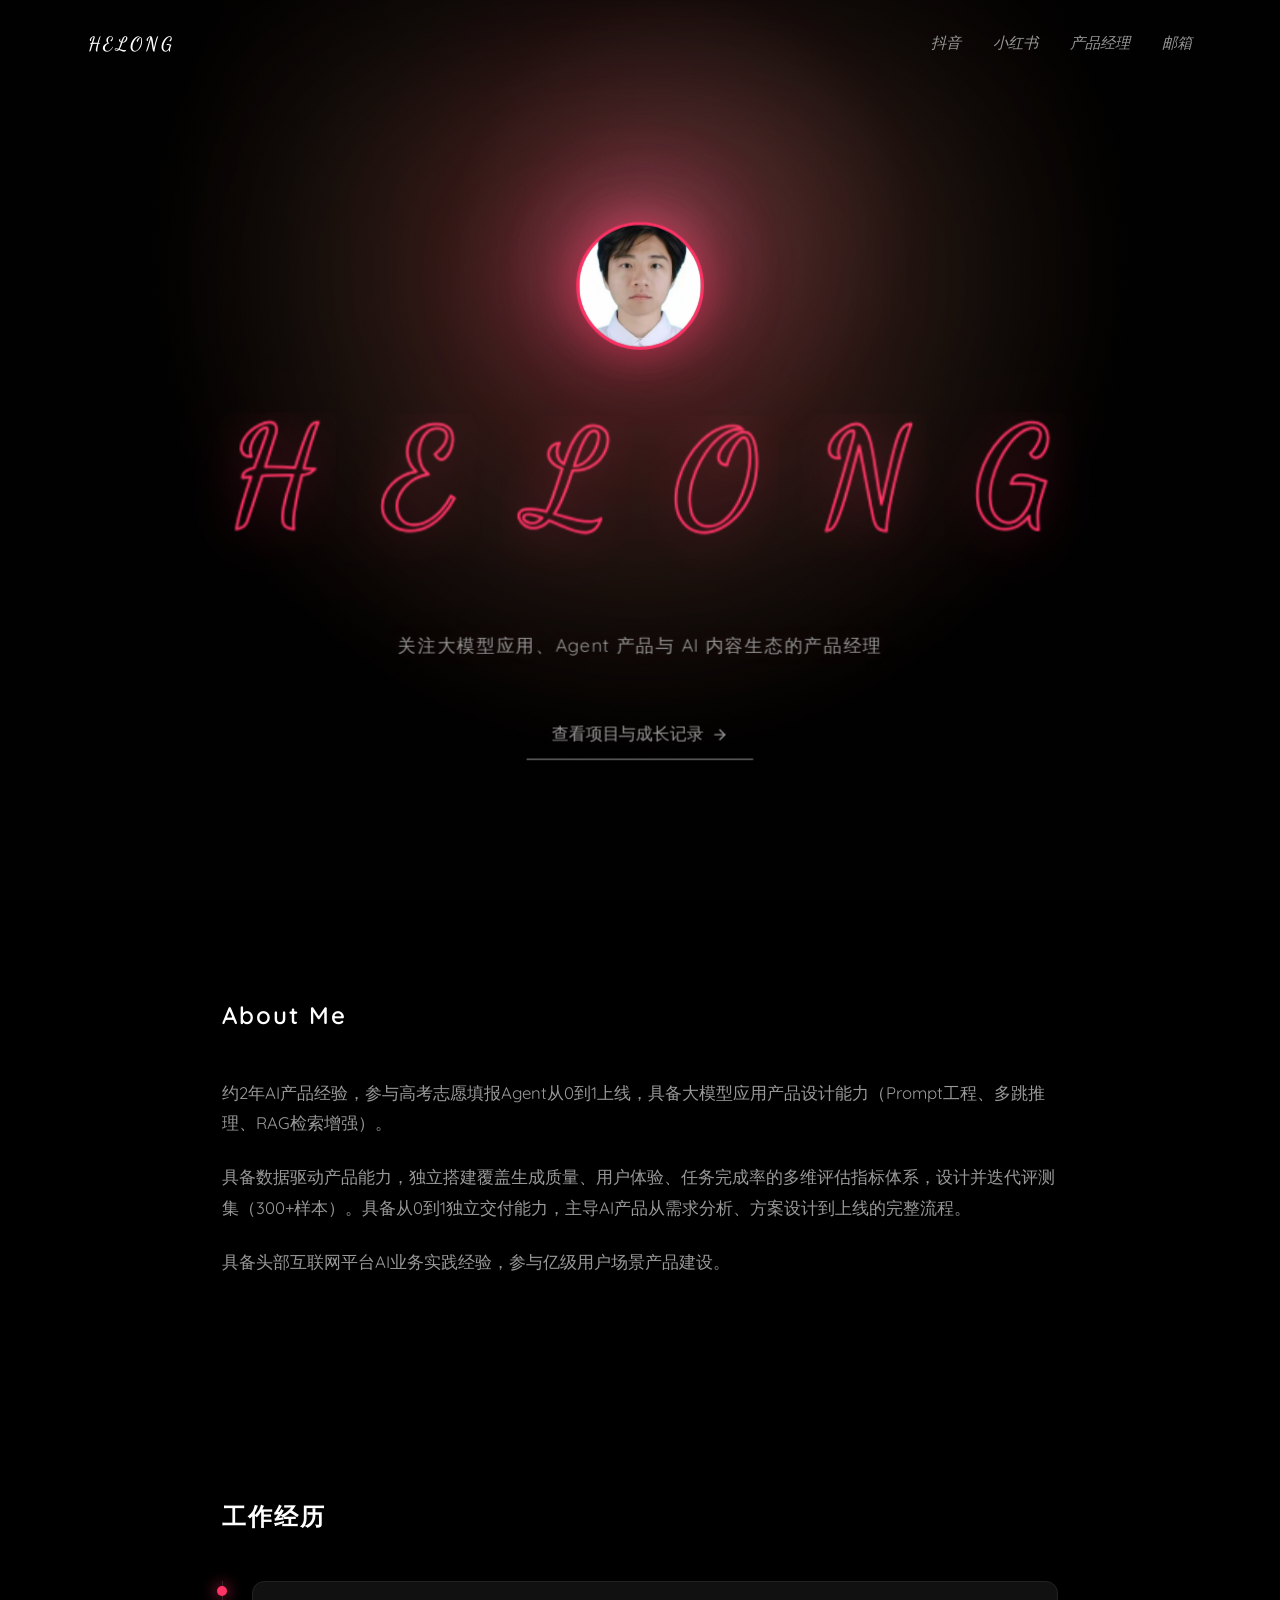
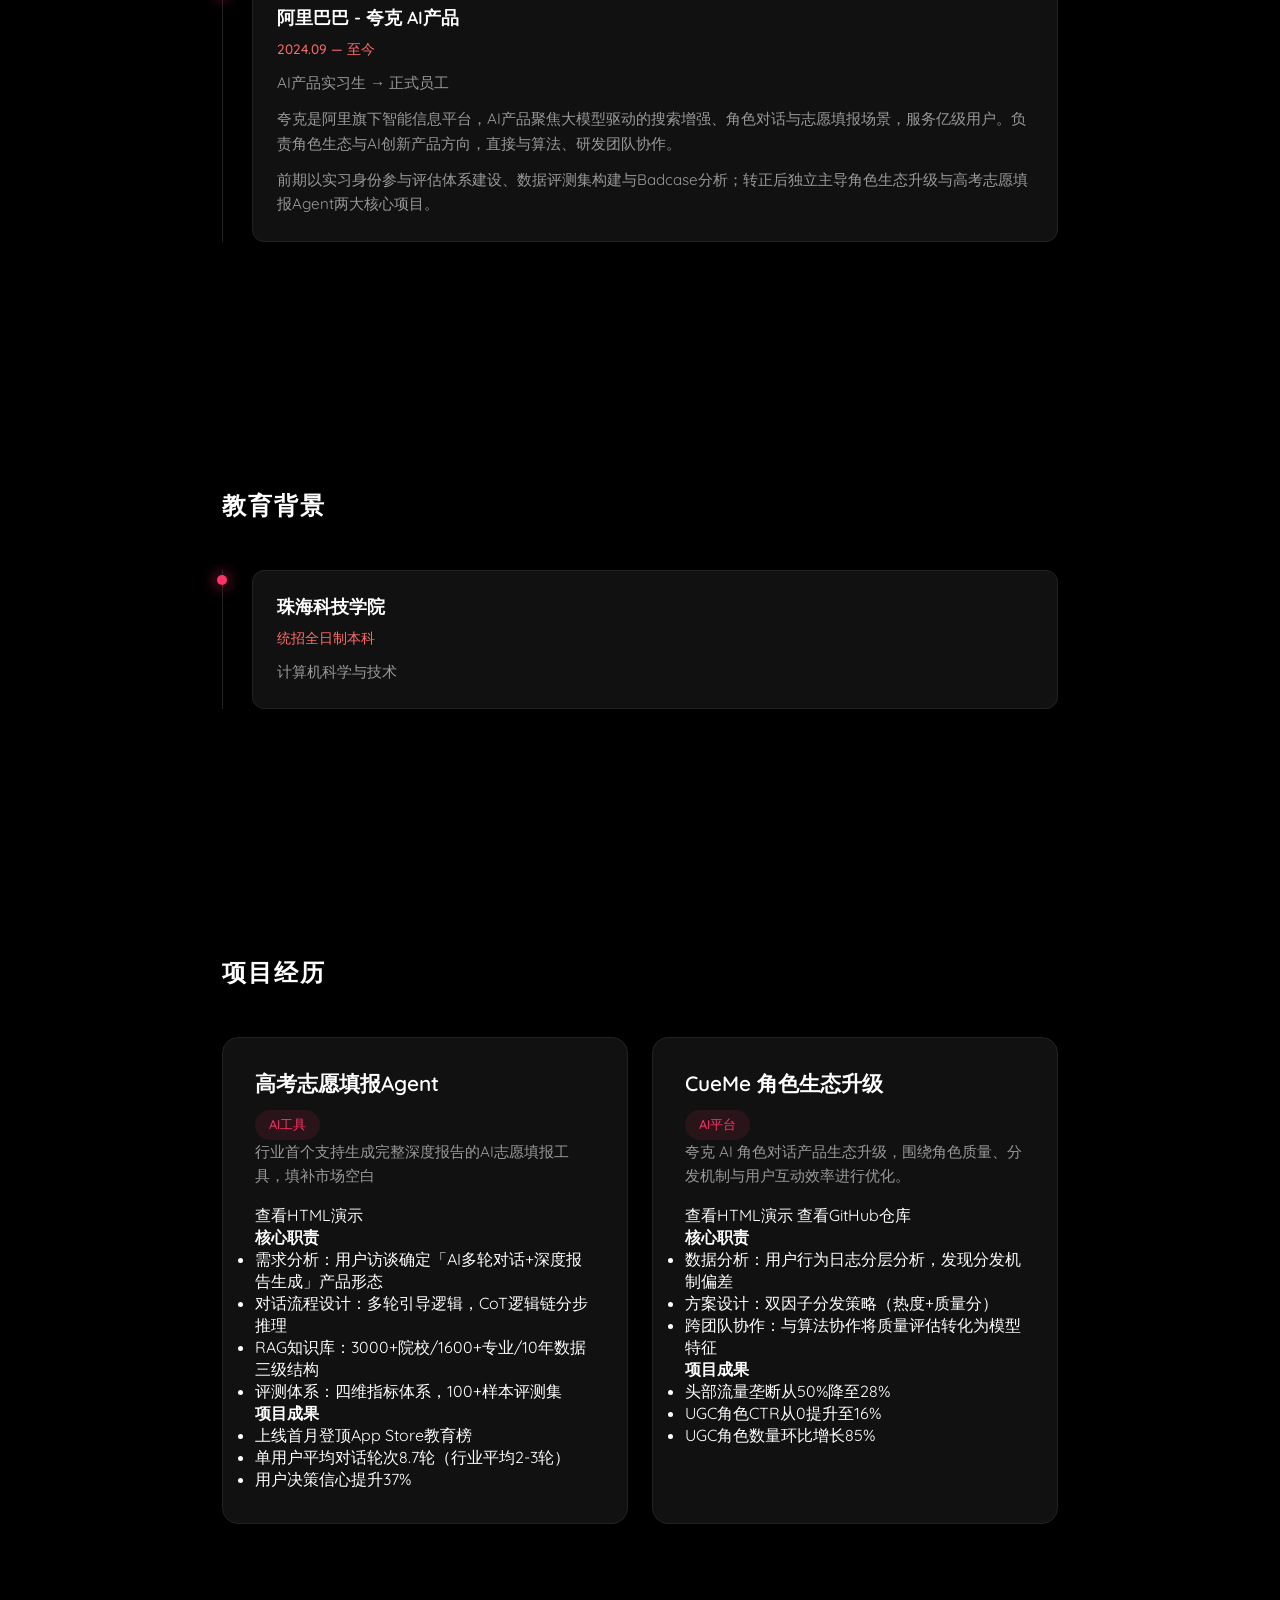
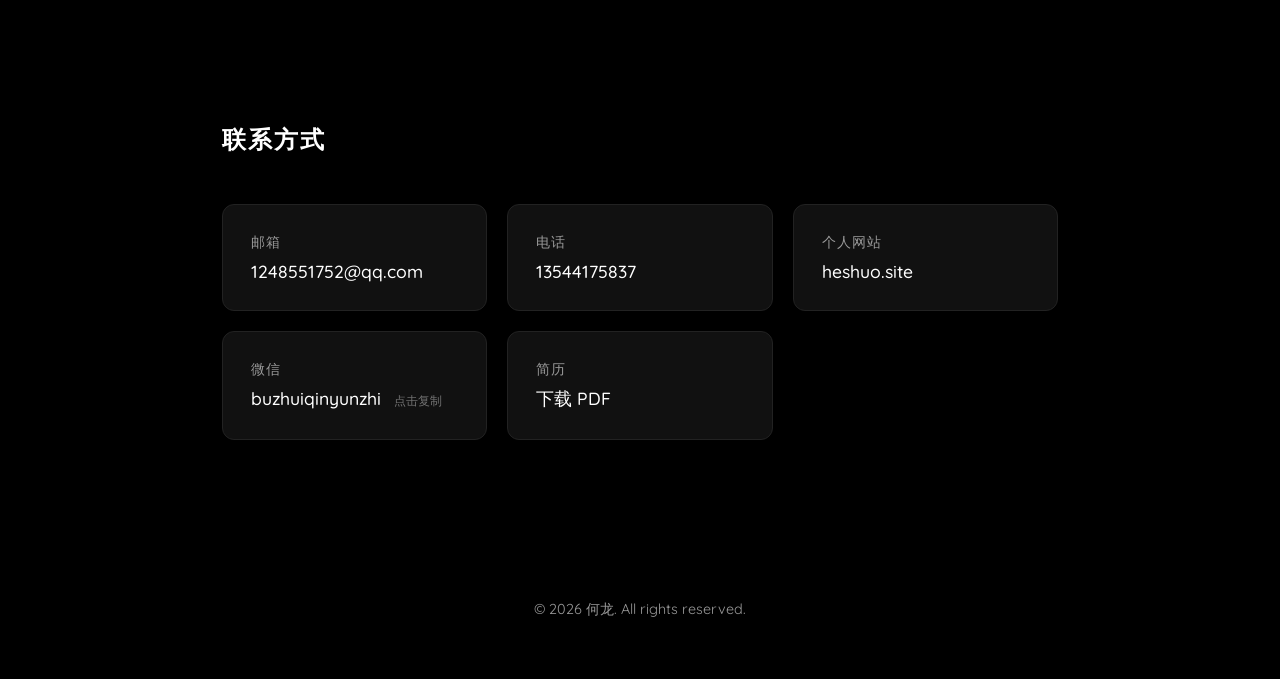
<file: index.html>
<!DOCTYPE html>
<html lang="zh-CN">
<head>
    <meta charset="UTF-8">
    <meta name="viewport" content="width=device-width, initial-scale=1.0">
    <title>何龙 | AI PM</title>
    <link href="https://fonts.googleapis.com/css2?family=Quicksand:wght@300;400;500;600;700&display=swap" rel="stylesheet">
    <link href="https://fonts.googleapis.com/css2?family=Dancing+Script:wght@400;500;600;700&display=swap" rel="stylesheet">
    <link rel="stylesheet" href="css/styles.css">
</head>
<body>
    <div class="noise"></div>
    <div class="light-effect"></div>
    
    <header>
        <nav>
            <div class="logo-section">
                <div class="logo">HELONG</div>
            </div>
            <div class="social-links">
                <a href="https://www.douyin.com/user/self?from_tab_name=main" target="_blank" class="social-link">抖音</a>
                <a href="https://www.xiaohongshu.com/user/profile/63646de7000000001f01ad71" target="_blank" class="social-link">小红书</a>
                <a href="https://www.woshipm.com/u/1673669" target="_blank" class="social-link">产品经理</a>
                <a href="mailto:1248551752@qq.com" class="social-link">邮箱</a>
            </div>
        </nav>
    </header>

    <main class="hero">
        <div class="avatar-container">
            <img src="assets/images/avatar.jpg" alt="何龙" class="avatar">
        </div>
        <h1 class="hero-title">
            <div class="title-container">
                <svg class="letter" viewBox="0 0 100 120">
                    <defs>
                        <linearGradient id="gradient1" x1="0%" y1="0%" x2="100%" y2="0%">
                            <stop offset="0%" class="gradient-stop-1" />
                            <stop offset="100%" class="gradient-stop-2" />
                        </linearGradient>
                    </defs>
                    <text x="50" y="80" text-anchor="middle">H</text>
                </svg>
                <svg class="letter" viewBox="0 0 100 120">
                    <defs>
                        <linearGradient id="gradient2" x1="0%" y1="0%" x2="100%" y2="0%">
                            <stop offset="0%" class="gradient-stop-2" />
                            <stop offset="100%" class="gradient-stop-3" />
                        </linearGradient>
                    </defs>
                    <text x="50" y="80" text-anchor="middle">E</text>
                </svg>
                <svg class="letter" viewBox="0 0 100 120">
                    <defs>
                        <linearGradient id="gradient3" x1="0%" y1="0%" x2="100%" y2="0%">
                            <stop offset="0%" class="gradient-stop-3" />
                            <stop offset="100%" class="gradient-stop-3" />
                        </linearGradient>
                    </defs>
                    <text x="50" y="80" text-anchor="middle">L</text>
                </svg>
                <svg class="letter" viewBox="0 0 100 120">
                    <defs>
                        <linearGradient id="gradient4" x1="0%" y1="0%" x2="100%" y2="0%">
                            <stop offset="0%" class="gradient-stop-3" />
                            <stop offset="100%" class="gradient-stop-1" />
                        </linearGradient>
                    </defs>
                    <text x="50" y="80" text-anchor="middle">O</text>
                </svg>
                <svg class="letter" viewBox="0 0 100 120">
                    <defs>
                        <linearGradient id="gradient5" x1="0%" y1="0%" x2="100%" y2="0%">
                            <stop offset="0%" class="gradient-stop-1" />
                            <stop offset="100%" class="gradient-stop-2" />
                        </linearGradient>
                    </defs>
                    <text x="50" y="80" text-anchor="middle">N</text>
                </svg>
                <svg class="letter" viewBox="0 0 100 120">
                    <defs>
                        <linearGradient id="gradient6" x1="0%" y1="0%" x2="100%" y2="0%">
                            <stop offset="0%" class="gradient-stop-2" />
                            <stop offset="100%" class="gradient-stop-1" />
                        </linearGradient>
                    </defs>
                    <text x="50" y="80" text-anchor="middle">G</text>
                </svg>
            </div>
        </h1>
        <p class="subtitle">关注大模型应用、Agent 产品与 AI 内容生态的产品经理</p>
        <a href="articles.html" class="cta-button">
            查看项目与成长记录
            <svg xmlns="http://www.w3.org/2000/svg" width="16" height="16" viewBox="0 0 24 24" fill="none" stroke="currentColor" stroke-width="2" stroke-linecap="round" stroke-linejoin="round">
                <line x1="5" y1="12" x2="19" y2="12"></line>
                <polyline points="12 5 19 12 12 19"></polyline>
            </svg>
        </a>
    </main>

    <section id="about" class="content-section">
        <h2>About Me</h2>
        <div class="about-content">
            <p>约2年AI产品经验，参与高考志愿填报Agent从0到1上线，具备大模型应用产品设计能力（Prompt工程、多跳推理、RAG检索增强）。</p>
            <p>具备数据驱动产品能力，独立搭建覆盖生成质量、用户体验、任务完成率的多维评估指标体系，设计并迭代评测集（300+样本）。具备从0到1独立交付能力，主导AI产品从需求分析、方案设计到上线的完整流程。</p>
            <p>具备头部互联网平台AI业务实践经验，参与亿级用户场景产品建设。</p>
        </div>
    </section>

    <section id="experience" class="content-section">
        <h2>工作经历</h2>
        <div class="timeline">
            <div class="timeline-item">
                <div class="timeline-marker"></div>
                <div class="timeline-content">
                    <h3>阿里巴巴 - 夸克 AI产品</h3>
                    <span class="timeline-date">2024.09 — 至今</span>
                    <p>AI产品实习生 → 正式员工</p>
                    <p class="experience-detail">夸克是阿里旗下智能信息平台，AI产品聚焦大模型驱动的搜索增强、角色对话与志愿填报场景，服务亿级用户。负责角色生态与AI创新产品方向，直接与算法、研发团队协作。</p>
                    <p class="experience-detail">前期以实习身份参与评估体系建设、数据评测集构建与Badcase分析；转正后独立主导角色生态升级与高考志愿填报Agent两大核心项目。</p>
                </div>
            </div>
        </div>
    </section>

    <section id="education" class="content-section">
        <h2>教育背景</h2>
        <div class="timeline">
            <div class="timeline-item">
                <div class="timeline-marker"></div>
                <div class="timeline-content">
                    <h3>珠海科技学院</h3>
                    <span class="timeline-date">统招全日制本科</span>
                    <p>计算机科学与技术</p>
                </div>
            </div>
        </div>
    </section>

    <section id="projects" class="content-section">
        <h2>项目经历</h2>
        <div class="projects-grid">
            <div class="project-card">
                <h3>高考志愿填报Agent</h3>
                <span class="project-tag">AI工具</span>
                <p class="project-desc">行业首个支持生成完整深度报告的AI志愿填报工具，填补市场空白</p>
                <div class="project-actions">
                    <a href="https://heshuo.site/gaokao/" target="_blank" rel="noopener noreferrer" class="project-link-btn primary">查看HTML演示</a>
                </div>
                <div class="project-highlights">
                    <h4>核心职责</h4>
                    <ul>
                        <li>需求分析：用户访谈确定「AI多轮对话+深度报告生成」产品形态</li>
                        <li>对话流程设计：多轮引导逻辑，CoT逻辑链分步推理</li>
                        <li>RAG知识库：3000+院校/1600+专业/10年数据三级结构</li>
                        <li>评测体系：四维指标体系，100+样本评测集</li>
                    </ul>
                </div>
                <div class="project-results">
                    <h4>项目成果</h4>
                    <ul>
                        <li>上线首月登顶App Store教育榜</li>
                        <li>单用户平均对话轮次8.7轮（行业平均2-3轮）</li>
                        <li>用户决策信心提升37%</li>
                    </ul>
                </div>
            </div>
            <div class="project-card">
                <h3>CueMe 角色生态升级</h3>
                <span class="project-tag">AI平台</span>
                <p class="project-desc">夸克 AI 角色对话产品生态升级，围绕角色质量、分发机制与用户互动效率进行优化。</p>
                <div class="project-actions">
                    <a href="https://heshuo.site/cueme/" target="_blank" rel="noopener noreferrer" class="project-link-btn primary">查看HTML演示</a>
                    <a href="https://github.com/hl13544175837-coder/cuemeweb" target="_blank" rel="noopener noreferrer" class="project-link-btn">查看GitHub仓库</a>
                </div>
                <div class="project-highlights">
                    <h4>核心职责</h4>
                    <ul>
                        <li>数据分析：用户行为日志分层分析，发现分发机制偏差</li>
                        <li>方案设计：双因子分发策略（热度+质量分）</li>
                        <li>跨团队协作：与算法协作将质量评估转化为模型特征</li>
                    </ul>
                </div>
                <div class="project-results">
                    <h4>项目成果</h4>
                    <ul>
                        <li>头部流量垄断从50%降至28%</li>
                        <li>UGC角色CTR从0提升至16%</li>
                        <li>UGC角色数量环比增长85%</li>
                    </ul>
                </div>
            </div>
        </div>
    </section>

    <section id="contact" class="content-section">
        <h2>联系方式</h2>
        <div class="contact-cards">
            <a href="mailto:1248551752@qq.com" class="contact-card">
                <span class="contact-label">邮箱</span>
                <span class="contact-value">1248551752@qq.com</span>
            </a>
            <a href="tel:13544175837" class="contact-card">
                <span class="contact-label">电话</span>
                <span class="contact-value">13544175837</span>
            </a>
            <a href="https://heshuo.site" target="_blank" class="contact-card">
                <span class="contact-label">个人网站</span>
                <span class="contact-value">heshuo.site</span>
            </a>
            <div class="contact-card" id="wechatCard" onclick="copyWechat()">
                <span class="contact-label">微信</span>
                <span class="contact-value">buzhuiqinyunzhi <span class="copy-hint">点击复制</span></span>
            </div>
            <a href="assets/resume.pdf" download class="contact-card">
                <span class="contact-label">简历</span>
                <span class="contact-value">下载 PDF</span>
            </a>
        </div>
    </section>

    <footer>
        <p>&copy; 2026 何龙. All rights reserved.</p>
    </footer>

    <div class="toast" id="toast">微信号已复制</div>

    <script src="js/main.js"></script>
    <script src="js/light-effect.js"></script>
    <script>
        function copyWechat() {
            navigator.clipboard.writeText('buzhuiqinyunzhi').then(() => {
                const toast = document.getElementById('toast');
                toast.classList.add('show');
                setTimeout(() => toast.classList.remove('show'), 2000);
            });
        }
    </script>
</body>
</html>
</file>
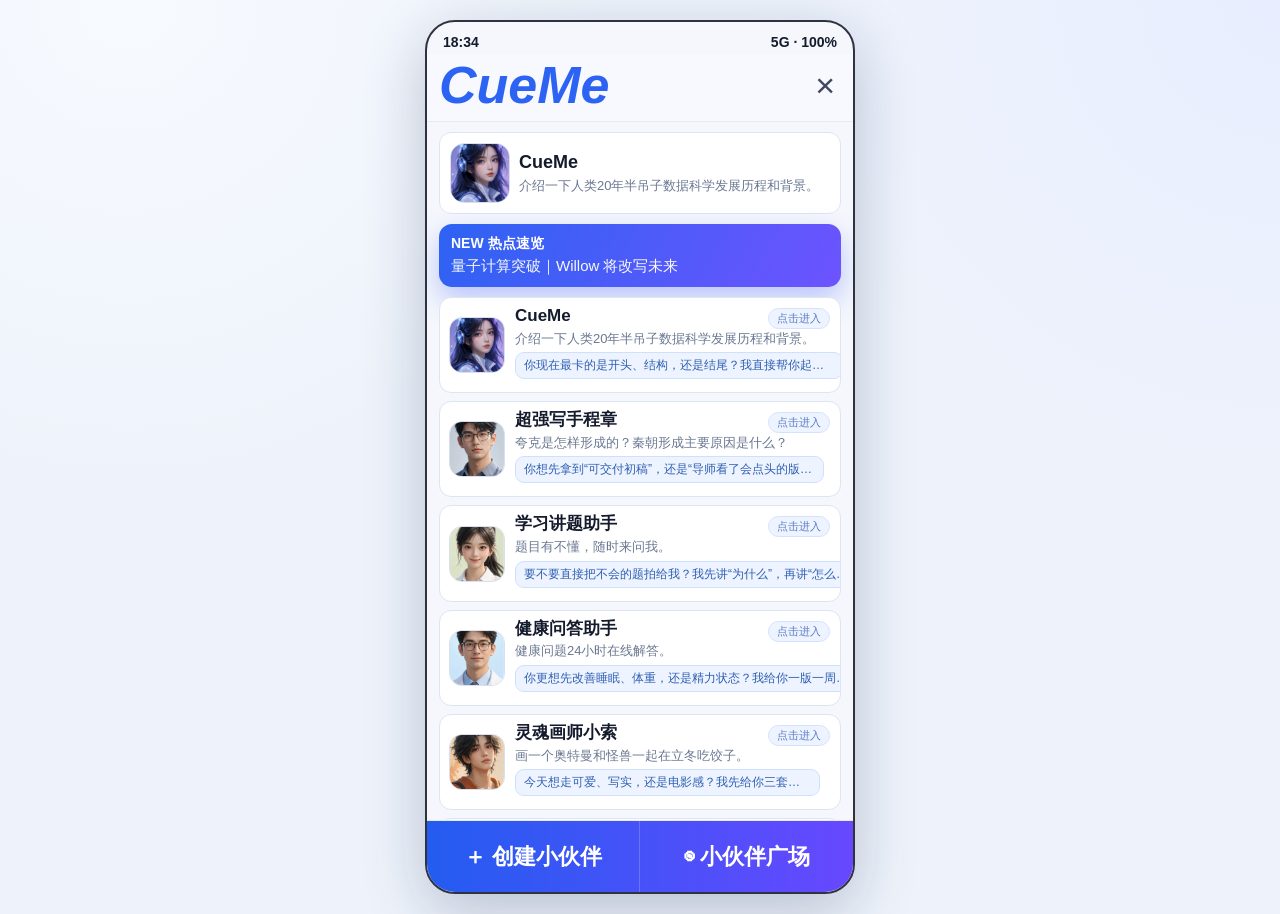
<file: cueme/index.html>
<!doctype html>
<html lang="zh-CN">
<head>
  <meta charset="UTF-8" />
  <meta name="viewport" content="width=device-width, initial-scale=1" />
  <title>CueMe 小伙伴广场</title>
  <style>
    :root {
      --bg: #eef3fb;
      --panel: #ffffff;
      --line: #dce5f3;
      --text: #141b2c;
      --muted: #6b7892;
      --brand: #2d63f2;
      --brand2: #6d53ff;
    }

    * { box-sizing: border-box; }

    body {
      margin: 0;
      font-family: "PingFang SC", "Hiragino Sans GB", "Microsoft YaHei", sans-serif;
      background:
        radial-gradient(circle at 10% 0%, #f7faff 0%, transparent 33%),
        radial-gradient(circle at 100% 0%, #e8eeff 0%, transparent 34%),
        var(--bg);
      color: var(--text);
      min-height: 100vh;
      display: grid;
      place-items: center;
      padding: 20px 12px;
    }

    .phone {
      width: min(430px, 100vw - 18px);
      height: min(890px, calc(100vh - 26px));
      border-radius: 30px;
      overflow: hidden;
      border: 2px solid #2f3340;
      box-shadow: 0 18px 62px rgba(18, 35, 74, 0.24);
      background: #f5f7fc;
      display: grid;
      grid-template-rows: auto auto 1fr auto;
      animation: floatIn .55s ease;
    }

    @keyframes floatIn {
      from { opacity: .2; transform: translateY(12px) scale(.985); }
      to { opacity: 1; transform: translateY(0) scale(1); }
    }

    .status {
      padding: 12px 16px 4px;
      display: flex;
      align-items: center;
      justify-content: space-between;
      font-size: 14px;
      font-weight: 700;
    }

    .top {
      border-bottom: 1px solid #e5eaf2;
      background: #f7f9fe;
      display: grid;
      grid-template-columns: 1fr auto;
      align-items: center;
      padding: 5px 12px 10px;
    }

    .logo {
      margin: 0;
      font-size: 52px;
      line-height: 1;
      font-weight: 800;
      color: var(--brand);
      font-style: italic;
      font-family: "Trebuchet MS", "Avenir Next", sans-serif;
    }

    .close {
      border: 0;
      background: transparent;
      color: #3e475f;
      font-size: 34px;
      cursor: pointer;
      line-height: 1;
      padding: 0 6px;
    }

    .content {
      overflow: auto;
      padding: 10px 12px 0;
      scroll-behavior: smooth;
    }

    .hero {
      border: 1px solid var(--line);
      background: #fff;
      border-radius: 12px;
      padding: 10px;
      display: grid;
      grid-template-columns: 60px 1fr;
      gap: 9px;
      align-items: center;
    }

    .hero .avatar {
      width: 60px;
      height: 60px;
      border-radius: 14px;
      object-fit: cover;
      border: 1px solid #d8e0ee;
      background: #edf2fb;
    }

    .hero h3 {
      margin: 0 0 4px;
      font-size: 18px;
      font-weight: 800;
    }

    .hero p {
      margin: 0;
      color: var(--muted);
      font-size: 13px;
      line-height: 1.35;
    }

    .tips {
      margin-top: 10px;
      border-radius: 13px;
      color: #fff;
      background: linear-gradient(120deg, var(--brand), var(--brand2));
      padding: 11px 12px;
      box-shadow: 0 12px 28px rgba(59, 91, 246, 0.32);
    }

    .tips strong {
      font-size: 14px;
      display: block;
      margin-bottom: 4px;
    }

    .tips p {
      margin: 0;
      font-size: 15px;
      opacity: .96;
    }

    .list {
      margin-top: 10px;
      display: grid;
      gap: 8px;
      padding-bottom: 90px;
    }

    .card {
      border: 1px solid var(--line);
      background: #fff;
      border-radius: 12px;
      padding: 9px;
      display: grid;
      grid-template-columns: 56px 1fr;
      gap: 10px;
      align-items: center;
      text-decoration: none;
      color: inherit;
      transition: transform .2s ease, border-color .2s ease, box-shadow .2s ease;
      position: relative;
      overflow: hidden;
    }

    .card:hover {
      transform: translateY(-2px);
      border-color: #bfd3ff;
      box-shadow: 0 10px 24px rgba(37, 77, 173, .16);
    }

    .card::after {
      content: "点击进入";
      position: absolute;
      right: 10px;
      top: 10px;
      font-size: 11px;
      color: #5c7dc4;
      background: #edf3ff;
      border: 1px solid #d3e2ff;
      border-radius: 999px;
      padding: 2px 8px;
    }

    .card .avatar {
      width: 56px;
      height: 56px;
      border-radius: 13px;
      object-fit: cover;
      border: 1px solid #d8e0ee;
      background: #edf2fb;
    }

    .card h4 {
      margin: 0 0 4px;
      font-size: 17px;
      font-weight: 800;
      line-height: 1.1;
      padding-right: 62px;
    }

    .card p {
      margin: 0;
      color: var(--muted);
      font-size: 13px;
      line-height: 1.35;
      display: -webkit-box;
      -webkit-box-orient: vertical;
      -webkit-line-clamp: 1;
      overflow: hidden;
      padding-right: 6px;
    }

    .hook {
      margin-top: 5px;
      font-size: 12px;
      color: #2f5eb2;
      background: #edf4ff;
      border: 1px solid #cfe0ff;
      border-radius: 9px;
      padding: 4px 8px;
      display: inline-block;
      max-width: 96%;
      white-space: nowrap;
      text-overflow: ellipsis;
      overflow: hidden;
    }

    .bottom {
      border-top: 1px solid #e4e9f2;
      background: linear-gradient(90deg, #245cf0, #6748ff);
      color: #fff;
      min-height: 72px;
      display: grid;
      grid-template-columns: 1fr 1fr;
    }

    .bottom button {
      border: 0;
      background: transparent;
      color: #fff;
      font-size: 22px;
      font-weight: 700;
      cursor: pointer;
    }

    .bottom button:first-child {
      border-right: 1px solid rgba(255, 255, 255, .2);
    }
  </style>
</head>
<body>
  <section class="phone" aria-label="CueMe 列表页">
    <div class="status">
      <span id="clock">15:42</span>
      <span>5G · 100%</span>
    </div>
    <header class="top">
      <h1 class="logo">CueMe</h1>
      <button class="close" aria-label="关闭">×</button>
    </header>
    <main class="content">
      <article class="hero">
        <img class="avatar" src="assets/avatars-grid/cueme.png" alt="CueMe" />
        <div>
          <h3>CueMe</h3>
          <p>介绍一下人类20年半吊子数据科学发展历程和背景。</p>
        </div>
      </article>
      <article class="tips">
        <strong>NEW 热点速览</strong>
        <p>量子计算突破｜Willow 将改写未来</p>
      </article>
      <section id="roleList" class="list"></section>
    </main>
    <footer class="bottom">
      <button id="createBtn">＋ 创建小伙伴</button>
      <button id="squareBtn">◉ 小伙伴广场</button>
    </footer>
  </section>

  <script src="assets/roles-data.js"></script>
  <script>
    const roles = window.CUEME_ROLES || [];
    const roleList = document.getElementById("roleList");

    function pad(n) { return String(n).padStart(2, "0"); }
    function tickClock() {
      const now = new Date();
      document.getElementById("clock").textContent = `${pad(now.getHours())}:${pad(now.getMinutes())}`;
    }
    tickClock();
    window.setInterval(tickClock, 15000);

    roleList.innerHTML = roles.map((role) => `
      <a class="card" href="chat.html?role=${encodeURIComponent(role.id)}">
        <img class="avatar" src="${role.avatar}" alt="${role.name}头像" />
        <div>
          <h4>${role.name}</h4>
          <p>${role.intro}</p>
          <span class="hook">${role.hookGreeting}</span>
        </div>
      </a>
    `).join("");

    document.getElementById("createBtn").addEventListener("click", () => {
      window.location.href = "create.html";
    });

    document.getElementById("squareBtn").addEventListener("click", () => {
      window.location.href = "square.html";
    });
  </script>
</body>
</html>
</file>
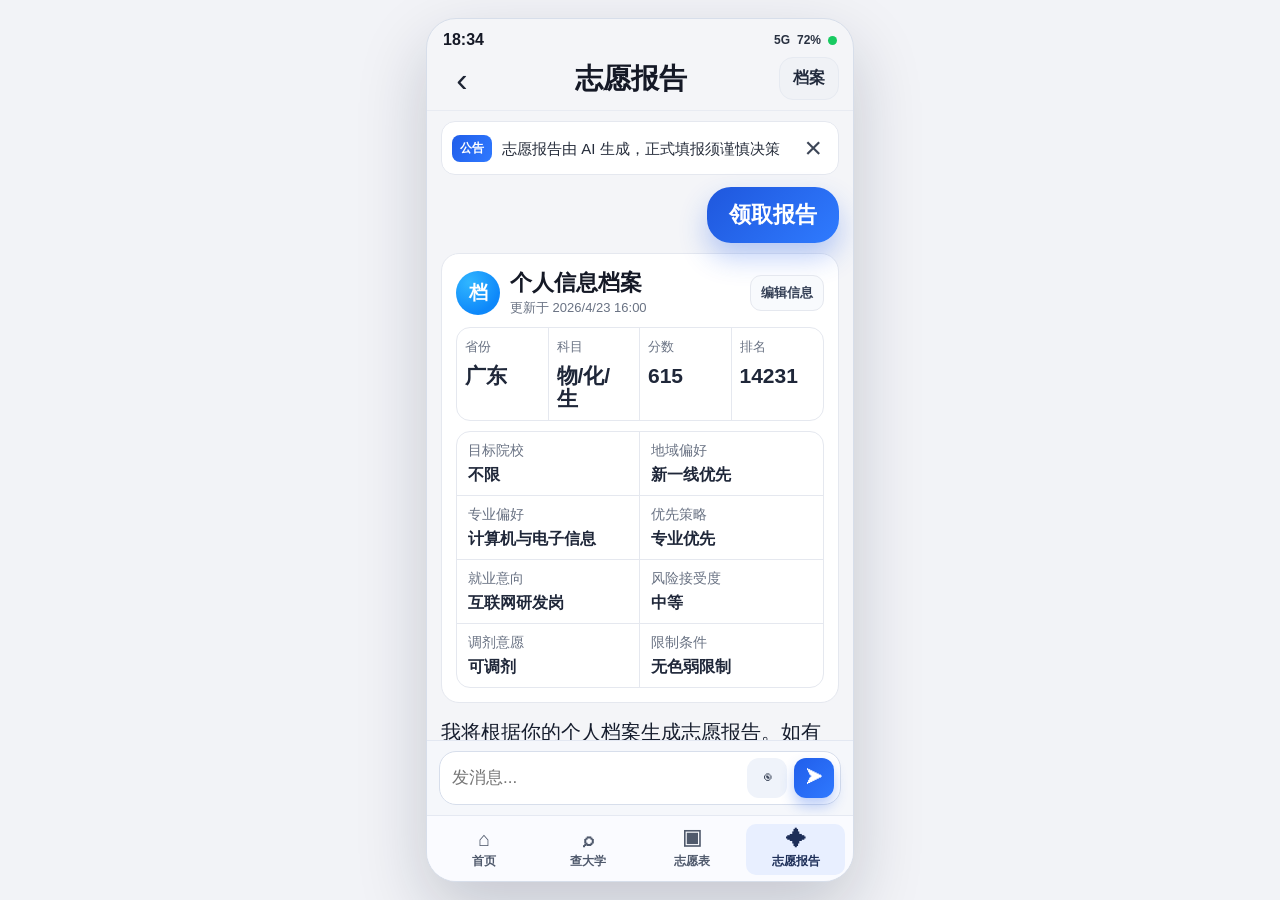
<file: gaokao/index.html>
<!doctype html>
<html lang="zh-CN">
<head>
  <meta charset="UTF-8" />
  <meta name="viewport" content="width=device-width, initial-scale=1" />
  <title>志愿报告</title>
  <style>
    :root {
      --bg: #f2f3f7;
      --panel: #ffffff;
      --line: #e5e8ef;
      --text: #151926;
      --muted: #697283;
      --brand: #215eea;
      --brand2: #2f79ff;
    }

    * {
      box-sizing: border-box;
      letter-spacing: 0;
    }

    body {
      margin: 0;
      min-height: 100vh;
      background: var(--bg);
      color: var(--text);
      font-family: "PingFang SC", "Hiragino Sans GB", "Microsoft YaHei", sans-serif;
      display: grid;
      place-items: center;
      padding: 16px;
    }

    .phone {
      width: min(428px, 100%);
      height: min(920px, 96vh);
      background: #f4f5f8;
      border-radius: 30px;
      border: 1px solid #d7deea;
      overflow: hidden;
      box-shadow: 0 28px 70px rgba(17, 26, 52, 0.2);
      display: grid;
      grid-template-rows: auto auto 1fr auto auto;
      animation: slideUp 380ms ease;
    }

    @keyframes slideUp {
      from { opacity: 0; transform: translateY(10px); }
      to { opacity: 1; transform: translateY(0); }
    }

    .status {
      padding: 12px 16px 4px;
      display: flex;
      justify-content: space-between;
      align-items: center;
      font-weight: 700;
    }

    .time {
      font-size: 16px;
    }

    .sig {
      display: flex;
      gap: 7px;
      align-items: center;
      font-size: 12px;
      color: #293141;
    }

    .sig-dot {
      width: 9px;
      height: 9px;
      border-radius: 999px;
      background: #18ca61;
    }

    .header {
      padding: 4px 14px 10px;
      border-bottom: 1px solid #e8ebf2;
      display: grid;
      grid-template-columns: 42px 1fr auto;
      align-items: center;
      gap: 8px;
    }

    .back {
      border: 0;
      background: transparent;
      font-size: 34px;
      line-height: 1;
      color: #1d2434;
      cursor: pointer;
    }

    .header h1 {
      margin: 0;
      text-align: center;
      font-size: 28px;
      font-weight: 800;
    }

    .archive {
      border: 1px solid #e6eaf1;
      border-radius: 14px;
      background: #f0f2f6;
      color: #212a3c;
      padding: 10px 13px;
      font-size: 16px;
      font-weight: 700;
      cursor: pointer;
    }

    .scroll {
      overflow: auto;
      padding: 10px 14px 14px;
    }

    .notice {
      border: 1px solid var(--line);
      border-radius: 14px;
      background: #fff;
      padding: 10px;
      display: grid;
      grid-template-columns: auto 1fr auto;
      gap: 10px;
      align-items: center;
    }

    .notice-tag {
      border-radius: 8px;
      background: linear-gradient(120deg, var(--brand), var(--brand2));
      color: #fff;
      padding: 5px 8px;
      font-size: 12px;
      font-weight: 700;
    }

    .notice p {
      margin: 0;
      font-size: 15px;
      color: #252c3a;
      line-height: 1.4;
    }

    .notice button {
      border: 0;
      background: transparent;
      font-size: 30px;
      color: #3d4657;
      cursor: pointer;
      line-height: 1;
    }

    .hero {
      display: flex;
      justify-content: flex-end;
      padding: 12px 0 10px;
    }

    .hero button {
      border: 0;
      border-radius: 24px;
      background: linear-gradient(135deg, #1f57dd, #2f7bff);
      color: #fff;
      font-size: 22px;
      font-weight: 700;
      padding: 13px 22px;
      cursor: pointer;
      box-shadow: 0 14px 28px rgba(33, 94, 234, 0.3);
    }

    .card {
      border: 1px solid var(--line);
      border-radius: 18px;
      background: #fff;
      padding: 14px;
    }

    .profile-head {
      display: flex;
      justify-content: space-between;
      align-items: center;
      gap: 10px;
      margin-bottom: 10px;
    }

    .profile-title {
      display: flex;
      align-items: center;
      gap: 10px;
    }

    .logo {
      width: 44px;
      height: 44px;
      border-radius: 999px;
      background: radial-gradient(circle at 30% 26%, #30b6ff 0%, #0e88fa 70%);
      display: grid;
      place-items: center;
      color: #fff;
      font-weight: 800;
      font-size: 19px;
    }

    .profile-title h2 {
      margin: 0;
      font-size: 22px;
      font-weight: 800;
    }

    .stamp {
      margin-top: 1px;
      color: var(--muted);
      font-size: 13px;
    }

    .edit-btn {
      border: 1px solid var(--line);
      background: #f8fafd;
      color: #364157;
      border-radius: 11px;
      padding: 8px 10px;
      font-size: 13px;
      font-weight: 700;
      cursor: pointer;
      white-space: nowrap;
    }

    .basic-grid {
      border: 1px solid var(--line);
      border-radius: 14px;
      overflow: hidden;
      display: grid;
      grid-template-columns: repeat(4, minmax(0, 1fr));
      margin-bottom: 10px;
    }

    .basic-item {
      border-right: 1px solid var(--line);
      padding: 10px 8px;
      min-height: 80px;
    }

    .basic-item:last-child {
      border-right: 0;
    }

    .k {
      color: var(--muted);
      font-size: 13px;
      margin-bottom: 8px;
    }

    .v {
      font-size: 21px;
      line-height: 1.1;
      font-weight: 700;
      color: #1f2739;
      word-break: break-all;
    }

    .detail {
      border: 1px solid var(--line);
      border-radius: 14px;
      overflow: hidden;
    }

    .detail-row {
      display: grid;
      grid-template-columns: 1fr 1fr;
      border-bottom: 1px solid var(--line);
    }

    .detail-row:last-child {
      border-bottom: 0;
    }

    .detail-item {
      border-right: 1px solid var(--line);
      padding: 10px 11px;
    }

    .detail-item:last-child {
      border-right: 0;
    }

    .detail .k {
      font-size: 14px;
      margin-bottom: 5px;
    }

    .detail .v {
      font-size: 16px;
      line-height: 1.2;
      min-height: 20px;
    }

    .editable {
      border: 1px dashed #b8c4da;
      border-radius: 8px;
      padding: 6px 7px;
      background: #f8fbff;
    }

    .agent-copy {
      margin: 14px 0 10px;
      font-size: 20px;
      line-height: 1.52;
      color: #161d2d;
    }

    .primary-cta-wrap {
      margin-bottom: 12px;
      display: flex;
      justify-content: center;
      position: relative;
    }

    .primary-cta {
      width: calc(100% - 26px);
      border: 0;
      border-radius: 16px;
      padding: 14px 18px;
      font-size: 20px;
      font-weight: 700;
      color: #fff;
      background: linear-gradient(135deg, #1f5de7, #2e7bff 70%);
      cursor: pointer;
      box-shadow: 0 12px 24px rgba(30, 93, 233, 0.24);
    }

    .cta-arrow {
      position: absolute;
      left: 50%;
      transform: translateX(-50%);
      top: -15px;
      width: 74px;
      height: 74px;
      border-radius: 999px;
      border: 1px solid #dfe5f2;
      background: #f9fbff;
      color: #111827;
      font-size: 38px;
      line-height: 1;
      display: grid;
      place-items: center;
      pointer-events: none;
    }

    .quick-tools {
      border: 1px solid var(--line);
      border-radius: 14px;
      background: #fff;
      overflow: hidden;
      display: grid;
      grid-template-columns: repeat(3, 1fr);
      margin-bottom: 12px;
    }

    .quick-tools button {
      border: 0;
      border-right: 1px solid var(--line);
      background: transparent;
      color: #202939;
      font-size: 14px;
      font-weight: 700;
      padding: 13px 6px;
      cursor: pointer;
    }

    .quick-tools button:last-child {
      border-right: 0;
    }

    .chat-card {
      border: 1px solid var(--line);
      border-radius: 16px;
      background: #fff;
      overflow: hidden;
    }

    .chat-log {
      max-height: 205px;
      overflow: auto;
      background: linear-gradient(180deg, #fbfcff 0%, #f7f9fd 100%);
      padding: 10px;
      display: grid;
      gap: 9px;
    }

    .msg {
      max-width: 85%;
      border-radius: 12px;
      padding: 10px 11px;
      font-size: 14px;
      line-height: 1.45;
      white-space: pre-wrap;
      animation: fade 180ms ease;
    }

    @keyframes fade {
      from { opacity: 0; transform: translateY(4px); }
      to { opacity: 1; transform: translateY(0); }
    }

    .msg.agent {
      border: 1px solid #e1e6ef;
      background: #fff;
      color: #242e40;
    }

    .msg.user {
      margin-left: auto;
      border: 1px solid #b9d2ff;
      background: #dbe9ff;
      color: #14335f;
    }

    .chips {
      border-top: 1px solid var(--line);
      padding: 8px;
      display: flex;
      gap: 8px;
      overflow: auto;
      background: #f9fbff;
    }

    .chips button {
      border: 1px solid #cfe0ff;
      background: #edf4ff;
      color: #2b4e88;
      border-radius: 999px;
      padding: 7px 10px;
      font-size: 12px;
      font-weight: 700;
      cursor: pointer;
      white-space: nowrap;
    }

    .composer {
      border-top: 1px solid #e3e8f2;
      background: #f5f7fb;
      padding: 10px 12px;
    }

    .compose {
      border: 1px solid #d7deeb;
      border-radius: 17px;
      background: #fff;
      display: grid;
      grid-template-columns: 1fr auto auto;
      align-items: center;
      gap: 7px;
      padding: 6px 6px 6px 10px;
    }

    .compose input {
      border: 0;
      outline: none;
      font-size: 17px;
      color: #1f2937;
      min-width: 0;
    }

    .voice,
    .send {
      width: 40px;
      height: 40px;
      border: 0;
      border-radius: 12px;
      cursor: pointer;
      display: grid;
      place-items: center;
      font-size: 17px;
    }

    .voice {
      background: #eff3fa;
      color: #3a4458;
    }

    .send {
      background: linear-gradient(135deg, var(--brand), var(--brand2));
      color: #fff;
      box-shadow: 0 8px 14px rgba(33, 94, 234, 0.3);
    }

    .nav {
      border-top: 1px solid #e5e9f2;
      background: #fafbff;
      display: grid;
      grid-template-columns: repeat(4, minmax(0, 1fr));
      gap: 5px;
      padding: 8px 8px 6px;
    }

    .nav-item {
      text-align: center;
      color: #4f596c;
      font-size: 12px;
      font-weight: 700;
      border-radius: 10px;
      padding: 5px 2px;
    }

    .nav-item .i {
      display: block;
      font-size: 20px;
      line-height: 1;
      margin-bottom: 4px;
      font-weight: 700;
    }

    .nav-item.active {
      background: #e8efff;
      color: #1d2e58;
    }

    @media (max-width: 430px) {
      body { padding: 0; }
      .phone { width: 100vw; height: 100vh; border-radius: 0; border: 0; }
      .header h1 { font-size: 25px; }
      .agent-copy { font-size: 18px; }
      .primary-cta { font-size: 18px; }
      .v { font-size: 18px; }
    }
  </style>
</head>
<body>
  <main class="phone">
    <div class="status">
      <div class="time" id="clock">15:00</div>
      <div class="sig"><span>5G</span><span>72%</span><span class="sig-dot"></span></div>
    </div>

    <header class="header">
      <button class="back" aria-label="返回">‹</button>
      <h1>志愿报告</h1>
      <button class="archive">档案</button>
    </header>

    <section class="scroll" id="scrollArea">
      <section class="notice" id="noticeBox">
        <span class="notice-tag">公告</span>
        <p>志愿报告由 AI 生成，正式填报须谨慎决策</p>
        <button id="closeNotice" aria-label="关闭">×</button>
      </section>

      <section class="hero">
        <button id="claimReport">领取报告</button>
      </section>

      <section class="card">
        <div class="profile-head">
          <div class="profile-title">
            <div class="logo">档</div>
            <div>
              <h2>个人信息档案</h2>
              <div class="stamp" id="updatedAt">更新于 2026/4/23 16:00</div>
            </div>
          </div>
          <button class="edit-btn" id="toggleEdit">编辑信息</button>
        </div>

        <div class="basic-grid">
          <div class="basic-item">
            <div class="k">省份</div>
            <div class="v" data-edit-field="province">广东</div>
          </div>
          <div class="basic-item">
            <div class="k">科目</div>
            <div class="v" data-edit-field="subjects">物/化/生</div>
          </div>
          <div class="basic-item">
            <div class="k">分数</div>
            <div class="v" data-edit-field="score">615</div>
          </div>
          <div class="basic-item">
            <div class="k">排名</div>
            <div class="v" data-edit-field="rank">14231</div>
          </div>
        </div>

        <div class="detail">
          <div class="detail-row">
            <div class="detail-item">
              <div class="k">目标院校</div>
              <div class="v" data-edit-field="targetSchool">不限</div>
            </div>
            <div class="detail-item">
              <div class="k">地域偏好</div>
              <div class="v" data-edit-field="regionPref">新一线优先</div>
            </div>
          </div>
          <div class="detail-row">
            <div class="detail-item">
              <div class="k">专业偏好</div>
              <div class="v" data-edit-field="majorPref">计算机与电子信息</div>
            </div>
            <div class="detail-item">
              <div class="k">优先策略</div>
              <div class="v" data-edit-field="strategy">专业优先</div>
            </div>
          </div>
          <div class="detail-row">
            <div class="detail-item">
              <div class="k">就业意向</div>
              <div class="v" data-edit-field="careerIntent">互联网研发岗</div>
            </div>
            <div class="detail-item">
              <div class="k">风险接受度</div>
              <div class="v" data-edit-field="riskLevel">中等</div>
            </div>
          </div>
          <div class="detail-row">
            <div class="detail-item">
              <div class="k">调剂意愿</div>
              <div class="v" data-edit-field="adjustment">可调剂</div>
            </div>
            <div class="detail-item">
              <div class="k">限制条件</div>
              <div class="v" data-edit-field="constraints">无色弱限制</div>
            </div>
          </div>
        </div>
      </section>

      <section class="agent-copy">
        我将根据你的个人档案生成志愿报告。如有其他信息补充，也可以直接告诉我，比如有没有理想的目标院校，或者对专业方向的偏好。
      </section>

      <section class="primary-cta-wrap">
        <div class="cta-arrow">↓</div>
        <button class="primary-cta" id="primaryGenerate">暂无需补充，为我生成报告</button>
      </section>

      <section class="quick-tools">
        <button id="btnClaim">领取报告</button>
        <button id="btnAll">全部报告</button>
        <button id="btnAnalyze">分析志愿表</button>
      </section>

      <section class="chat-card">
        <div class="chat-log" id="chatLog">
          <div class="msg agent">你好，我是志愿报告 Agent。你可以继续补充偏好，我会动态更新冲稳保和风险提示。</div>
          <div class="msg agent">你更看重学校层次还是专业匹配？或者先告诉我你想去的城市。</div>
        </div>
        <div class="chips">
          <button class="chip" data-prompt="我更看重专业匹配">专业优先</button>
          <button class="chip" data-prompt="我倾向江浙沪城市">倾向江浙沪</button>
          <button class="chip" data-prompt="我不想被调剂">不接受调剂</button>
          <button class="chip" data-prompt="先给我冲稳保分配">先看冲稳保</button>
        </div>
      </section>
    </section>

    <section class="composer">
      <div class="compose">
        <input id="messageInput" type="text" placeholder="发消息..." />
        <button class="voice" title="语音">◉</button>
        <button class="send" id="sendBtn" aria-label="发送">➤</button>
      </div>
    </section>

    <nav class="nav">
      <div class="nav-item"><span class="i">⌂</span>首页</div>
      <div class="nav-item"><span class="i">⌕</span>查大学</div>
      <div class="nav-item"><span class="i">▣</span>志愿表</div>
      <div class="nav-item active"><span class="i">✦</span>志愿报告</div>
    </nav>
  </main>

  <script>
    const clockEl = document.getElementById("clock");
    const updatedAtEl = document.getElementById("updatedAt");
    const chatLog = document.getElementById("chatLog");
    const messageInput = document.getElementById("messageInput");
    const sendBtn = document.getElementById("sendBtn");
    const toggleEditBtn = document.getElementById("toggleEdit");
    const editableFields = Array.from(document.querySelectorAll("[data-edit-field]"));
    const claimReportBtn = document.getElementById("claimReport");
    const primaryGenerateBtn = document.getElementById("primaryGenerate");
    const quickChips = Array.from(document.querySelectorAll(".chip"));
    const scrollArea = document.getElementById("scrollArea");

    let editing = false;

    function pad(number) {
      return String(number).padStart(2, "0");
    }

    function setClock() {
      const now = new Date();
      clockEl.textContent = `${pad(now.getHours())}:${pad(now.getMinutes())}`;
    }

    function updateStamp() {
      const now = new Date();
      updatedAtEl.textContent = `更新于 ${now.getFullYear()}/${now.getMonth() + 1}/${now.getDate()} ${pad(now.getHours())}:${pad(now.getMinutes())}`;
    }

    setClock();
    window.setInterval(setClock, 15000);

    function addMessage(type, text) {
      const item = document.createElement("div");
      item.className = `msg ${type}`;
      item.textContent = text;
      chatLog.appendChild(item);
      chatLog.scrollTop = chatLog.scrollHeight;
    }

    function getProfile() {
      return {
        province: document.querySelector('[data-edit-field="province"]').textContent.trim(),
        subjects: document.querySelector('[data-edit-field="subjects"]').textContent.trim(),
        score: document.querySelector('[data-edit-field="score"]').textContent.trim(),
        rank: document.querySelector('[data-edit-field="rank"]').textContent.trim(),
        major: document.querySelector('[data-edit-field="majorPref"]').textContent.trim(),
        region: document.querySelector('[data-edit-field="regionPref"]').textContent.trim(),
        strategy: document.querySelector('[data-edit-field="strategy"]').textContent.trim(),
        risk: document.querySelector('[data-edit-field="riskLevel"]').textContent.trim()
      };
    }

    function buildReply(text) {
      const profile = getProfile();
      const input = text.toLowerCase();

      if (input.includes("冲稳保")) {
        return `已按当前档案给你初版比例：冲 20%，稳 55%，保 25%。基于${profile.province}考生样本，${profile.score}分配这个比例更稳。`;
      }
      if (input.includes("调剂")) {
        return "我已经记录你的调剂偏好，接下来会在每组志愿里标注调剂风险，并给替代专业。";
      }
      if (input.includes("城市") || input.includes("江浙沪") || input.includes("地域")) {
        return `收到，地域偏好按“${profile.region}”执行。我会优先给产业匹配度更高的城市院校。`;
      }
      if (input.includes("专业")) {
        return `明白。你当前偏好“${profile.major}”，我会拆成核心专业、相近专业、保底专业三层建议。`;
      }
      return `已记录补充：${text}。我会基于${profile.province}（${profile.subjects}）、${profile.score}分、位次${profile.rank}，按“${profile.strategy}+${profile.risk}风险”更新结果。`;
    }

    function submitMessage(raw) {
      const text = raw.trim();
      if (!text) return;
      addMessage("user", text);
      messageInput.value = "";
      sendBtn.disabled = true;
      window.setTimeout(() => {
        addMessage("agent", buildReply(text));
        sendBtn.disabled = false;
      }, 360);
    }

    function triggerGenerate() {
      const profile = getProfile();
      addMessage("agent", `报告生成中：已完成任务规划、知识检索和风险校验。当前档案为${profile.province}/${profile.subjects}，${profile.score}分，位次${profile.rank}。预计 15 秒可查看。`);
      scrollArea.scrollTo({ top: scrollArea.scrollHeight, behavior: "smooth" });
    }

    sendBtn.addEventListener("click", () => submitMessage(messageInput.value));
    messageInput.addEventListener("keydown", (event) => {
      if (event.key === "Enter") submitMessage(messageInput.value);
    });

    quickChips.forEach((chip) => {
      chip.addEventListener("click", () => submitMessage(chip.dataset.prompt || ""));
    });

    toggleEditBtn.addEventListener("click", () => {
      editing = !editing;
      toggleEditBtn.textContent = editing ? "保存信息" : "编辑信息";
      editableFields.forEach((field) => {
        field.contentEditable = editing ? "true" : "false";
        field.classList.toggle("editable", editing);
      });
      if (!editing) {
        updateStamp();
        addMessage("agent", "档案更新完成，我会按照新信息重新计算冲稳保和风险提醒。");
      } else {
        window.setTimeout(() => editableFields[0].focus(), 20);
      }
    });

    claimReportBtn.addEventListener("click", triggerGenerate);
    primaryGenerateBtn.addEventListener("click", triggerGenerate);

    document.getElementById("btnClaim").addEventListener("click", triggerGenerate);
    document.getElementById("btnAll").addEventListener("click", () => {
      addMessage("agent", "你当前有 1 份主报告与 2 份备选报告（地域优先版、专业优先版）。");
    });
    document.getElementById("btnAnalyze").addEventListener("click", () => {
      addMessage("agent", "把志愿表发我，我会从梯度、调剂风险、专业适配度三维做分析。");
    });
    document.getElementById("closeNotice").addEventListener("click", () => {
      document.getElementById("noticeBox").style.display = "none";
    });
  </script>
</body>
</html>
</file>
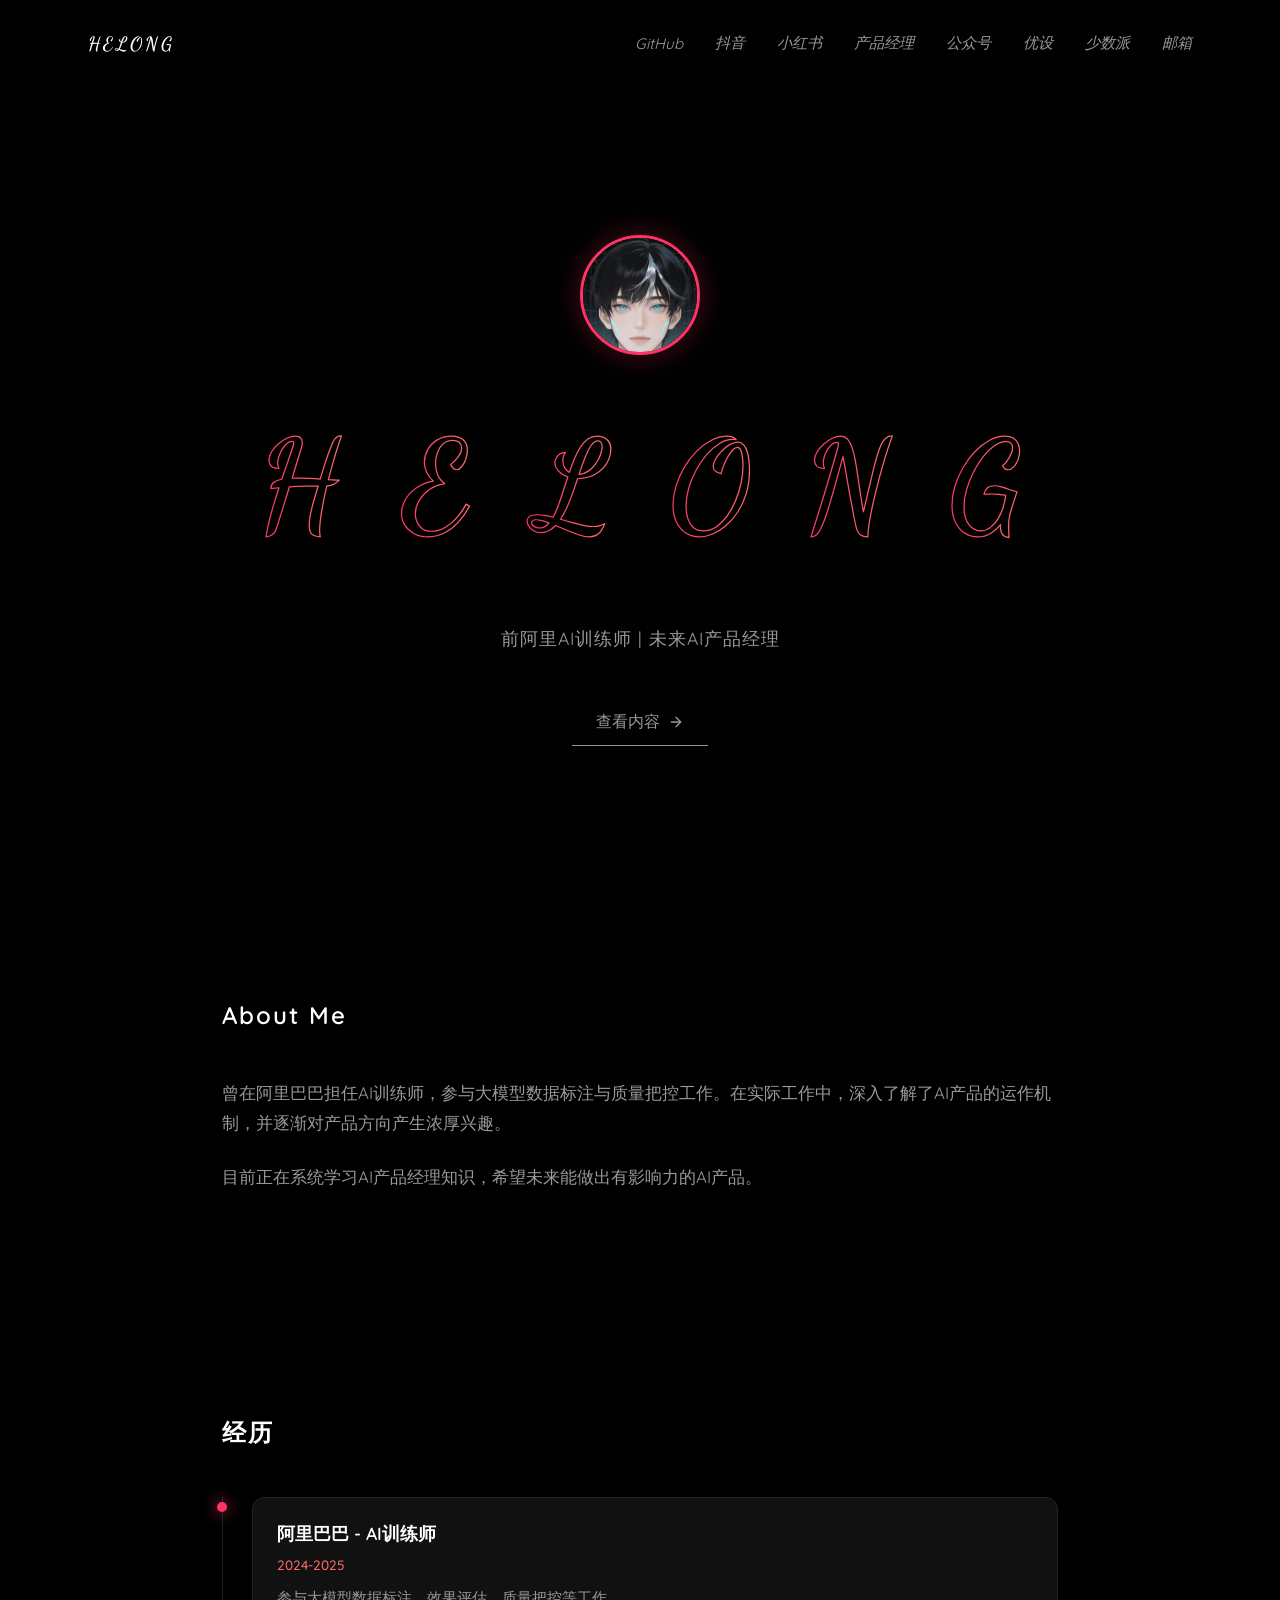
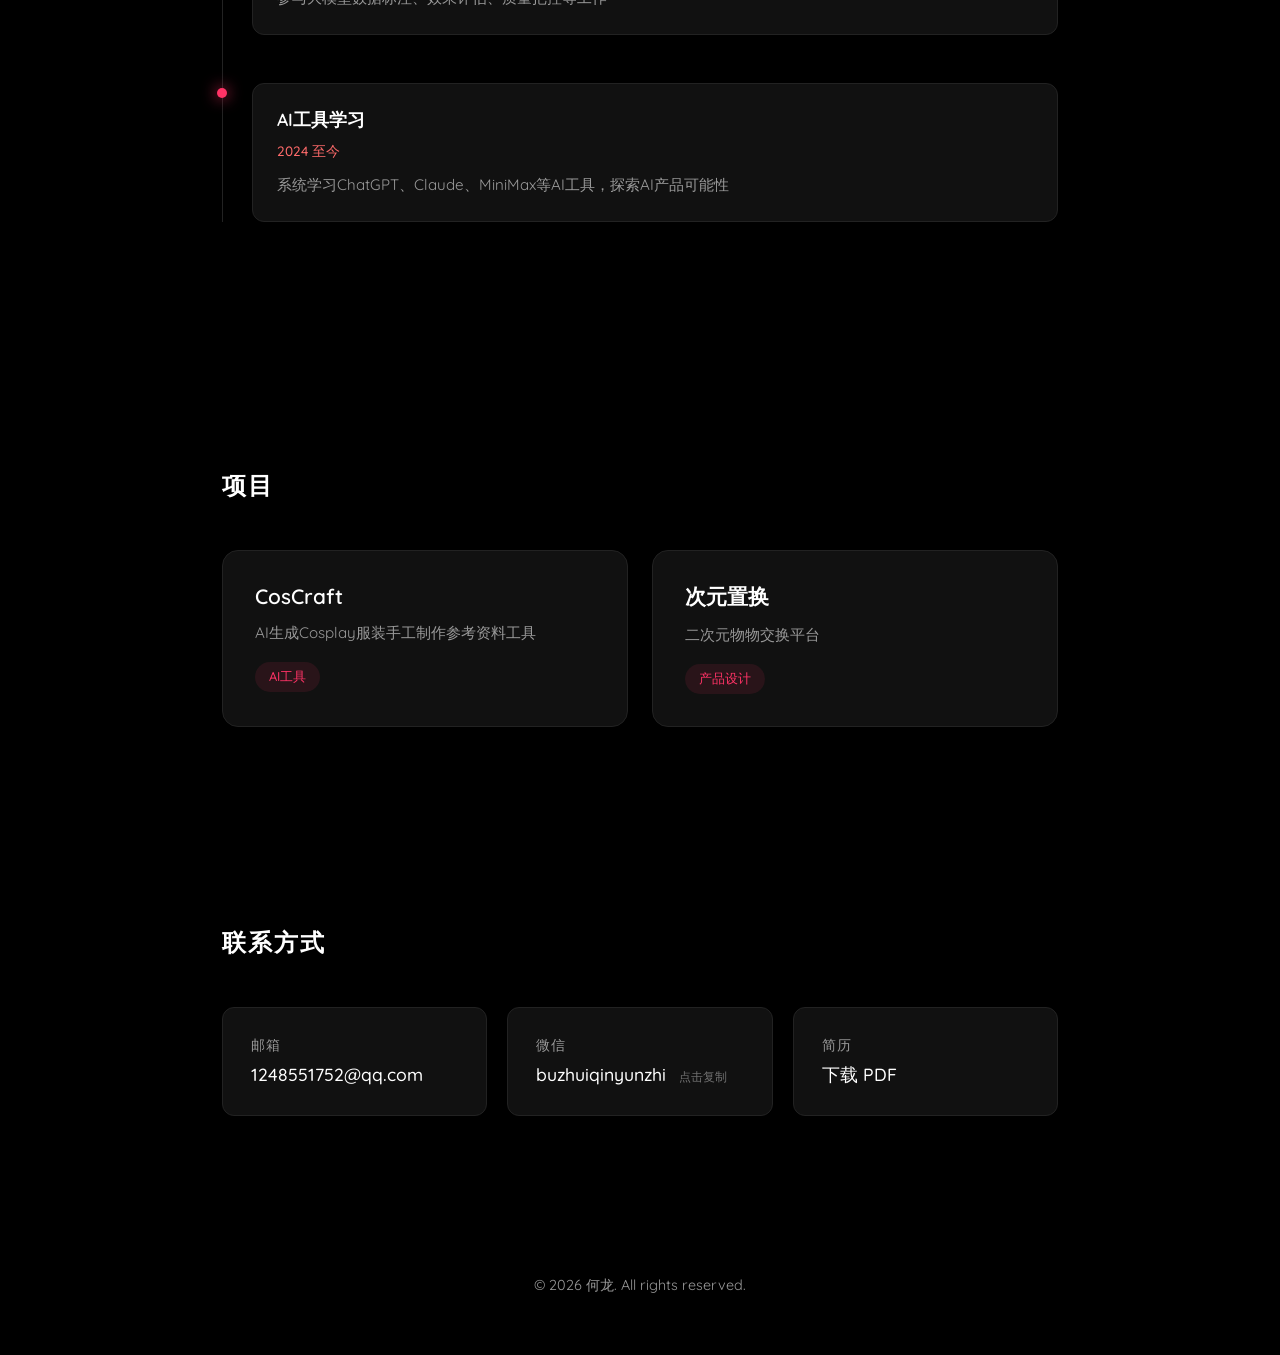
<file: personal-website/index.html>
<!DOCTYPE html>
<html lang="zh-CN">
<head>
    <meta charset="UTF-8">
    <meta name="viewport" content="width=device-width, initial-scale=1.0">
    <title>何龙 | AI PM</title>
    <link href="https://fonts.googleapis.com/css2?family=Quicksand:wght@300;400;500;600;700&display=swap" rel="stylesheet">
    <link href="https://fonts.googleapis.com/css2?family=Dancing+Script:wght@400;500;600;700&display=swap" rel="stylesheet">
    <link rel="stylesheet" href="css/styles.css">
</head>
<body>
    <div class="noise"></div>
    <div class="light-effect"></div>
    
    <header>
        <nav>
            <div class="logo-section">
                <div class="logo">HELONG</div>
            </div>
            <div class="social-links">
                <a href="https://github.com/hl13544175837-coder" target="_blank" class="social-link">GitHub</a>
                <a href="https://www.douyin.com/user/self?from_tab_name=main" target="_blank" class="social-link">抖音</a>
                <a href="https://www.xiaohongshu.com/user/profile/63646de7000000001f01ad71" target="_blank" class="social-link">小红书</a>
                <a href="https://www.woshipm.com/u/1673669" target="_blank" class="social-link">产品经理</a>
                <a href="#" class="social-link">公众号</a>
                <a href="#" class="social-link">优设</a>
                <a href="#" class="social-link">少数派</a>
                <a href="mailto:1248551752@qq.com" class="social-link">邮箱</a>
            </div>
        </nav>
    </header>

    <main class="hero">
        <div class="avatar-container">
            <img src="assets/images/avatar.jpg" alt="何龙" class="avatar">
        </div>
        <h1 class="hero-title">
            <div class="title-container">
                <svg class="letter" viewBox="0 0 100 120">
                    <defs>
                        <linearGradient id="gradient1" x1="0%" y1="0%" x2="100%" y2="0%">
                            <stop offset="0%" class="gradient-stop-1" />
                            <stop offset="100%" class="gradient-stop-2" />
                        </linearGradient>
                    </defs>
                    <text x="50" y="80" text-anchor="middle">H</text>
                </svg>
                <svg class="letter" viewBox="0 0 100 120">
                    <defs>
                        <linearGradient id="gradient2" x1="0%" y1="0%" x2="100%" y2="0%">
                            <stop offset="0%" class="gradient-stop-2" />
                            <stop offset="100%" class="gradient-stop-3" />
                        </linearGradient>
                    </defs>
                    <text x="50" y="80" text-anchor="middle">E</text>
                </svg>
                <svg class="letter" viewBox="0 0 100 120">
                    <defs>
                        <linearGradient id="gradient3" x1="0%" y1="0%" x2="100%" y2="0%">
                            <stop offset="0%" class="gradient-stop-3" />
                            <stop offset="100%" class="gradient-stop-3" />
                        </linearGradient>
                    </defs>
                    <text x="50" y="80" text-anchor="middle">L</text>
                </svg>
                <svg class="letter" viewBox="0 0 100 120">
                    <defs>
                        <linearGradient id="gradient4" x1="0%" y1="0%" x2="100%" y2="0%">
                            <stop offset="0%" class="gradient-stop-3" />
                            <stop offset="100%" class="gradient-stop-1" />
                        </linearGradient>
                    </defs>
                    <text x="50" y="80" text-anchor="middle">O</text>
                </svg>
                <svg class="letter" viewBox="0 0 100 120">
                    <defs>
                        <linearGradient id="gradient5" x1="0%" y1="0%" x2="100%" y2="0%">
                            <stop offset="0%" class="gradient-stop-1" />
                            <stop offset="100%" class="gradient-stop-2" />
                        </linearGradient>
                    </defs>
                    <text x="50" y="80" text-anchor="middle">N</text>
                </svg>
                <svg class="letter" viewBox="0 0 100 120">
                    <defs>
                        <linearGradient id="gradient6" x1="0%" y1="0%" x2="100%" y2="0%">
                            <stop offset="0%" class="gradient-stop-2" />
                            <stop offset="100%" class="gradient-stop-1" />
                        </linearGradient>
                    </defs>
                    <text x="50" y="80" text-anchor="middle">G</text>
                </svg>
            </div>
        </h1>
        <p class="subtitle">前阿里AI训练师 | 未来AI产品经理</p>
        <a href="articles.html" class="cta-button">
            查看内容
            <svg xmlns="http://www.w3.org/2000/svg" width="16" height="16" viewBox="0 0 24 24" fill="none" stroke="currentColor" stroke-width="2" stroke-linecap="round" stroke-linejoin="round">
                <line x1="5" y1="12" x2="19" y2="12"></line>
                <polyline points="12 5 19 12 12 19"></polyline>
            </svg>
        </a>
    </main>

    <section id="about" class="content-section">
        <h2>About Me</h2>
        <div class="about-content">
            <p>曾在阿里巴巴担任AI训练师，参与大模型数据标注与质量把控工作。在实际工作中，深入了解了AI产品的运作机制，并逐渐对产品方向产生浓厚兴趣。</p>
            <p>目前正在系统学习AI产品经理知识，希望未来能做出有影响力的AI产品。</p>
        </div>
    </section>

    <section id="experience" class="content-section">
        <h2>经历</h2>
        <div class="timeline">
            <div class="timeline-item">
                <div class="timeline-marker"></div>
                <div class="timeline-content">
                    <h3>阿里巴巴 - AI训练师</h3>
                    <span class="timeline-date">2024-2025</span>
                    <p>参与大模型数据标注、效果评估、质量把控等工作</p>
                </div>
            </div>
            <div class="timeline-item">
                <div class="timeline-marker"></div>
                <div class="timeline-content">
                    <h3>AI工具学习</h3>
                    <span class="timeline-date">2024 至今</span>
                    <p>系统学习ChatGPT、Claude、MiniMax等AI工具，探索AI产品可能性</p>
                </div>
            </div>
        </div>
    </section>

    <section id="projects" class="content-section">
        <h2>项目</h2>
        <div class="projects-grid">
            <div class="project-card">
                <h3>CosCraft</h3>
                <p>AI生成Cosplay服装手工制作参考资料工具</p>
                <span class="project-tag">AI工具</span>
            </div>
            <div class="project-card">
                <h3>次元置换</h3>
                <p>二次元物物交换平台</p>
                <span class="project-tag">产品设计</span>
            </div>
        </div>
    </section>

    <section id="contact" class="content-section">
        <h2>联系方式</h2>
        <div class="contact-cards">
            <a href="mailto:1248551752@qq.com" class="contact-card">
                <span class="contact-label">邮箱</span>
                <span class="contact-value">1248551752@qq.com</span>
            </a>
            <div class="contact-card" id="wechatCard" onclick="copyWechat()">
                <span class="contact-label">微信</span>
                <span class="contact-value">buzhuiqinyunzhi <span class="copy-hint">点击复制</span></span>
            </div>
            <a href="assets/resume.pdf" download class="contact-card">
                <span class="contact-label">简历</span>
                <span class="contact-value">下载 PDF</span>
            </a>
        </div>
    </section>

    <footer>
        <p>&copy; 2026 何龙. All rights reserved.</p>
    </footer>

    <div class="toast" id="toast">微信号已复制</div>

    <script src="js/main.js"></script>
    <script src="js/light-effect.js"></script>
    <script>
        function copyWechat() {
            navigator.clipboard.writeText('buzhuiqinyunzhi').then(() => {
                const toast = document.getElementById('toast');
                toast.classList.add('show');
                setTimeout(() => toast.classList.remove('show'), 2000);
            });
        }
    </script>
</body>
</html>
</file>
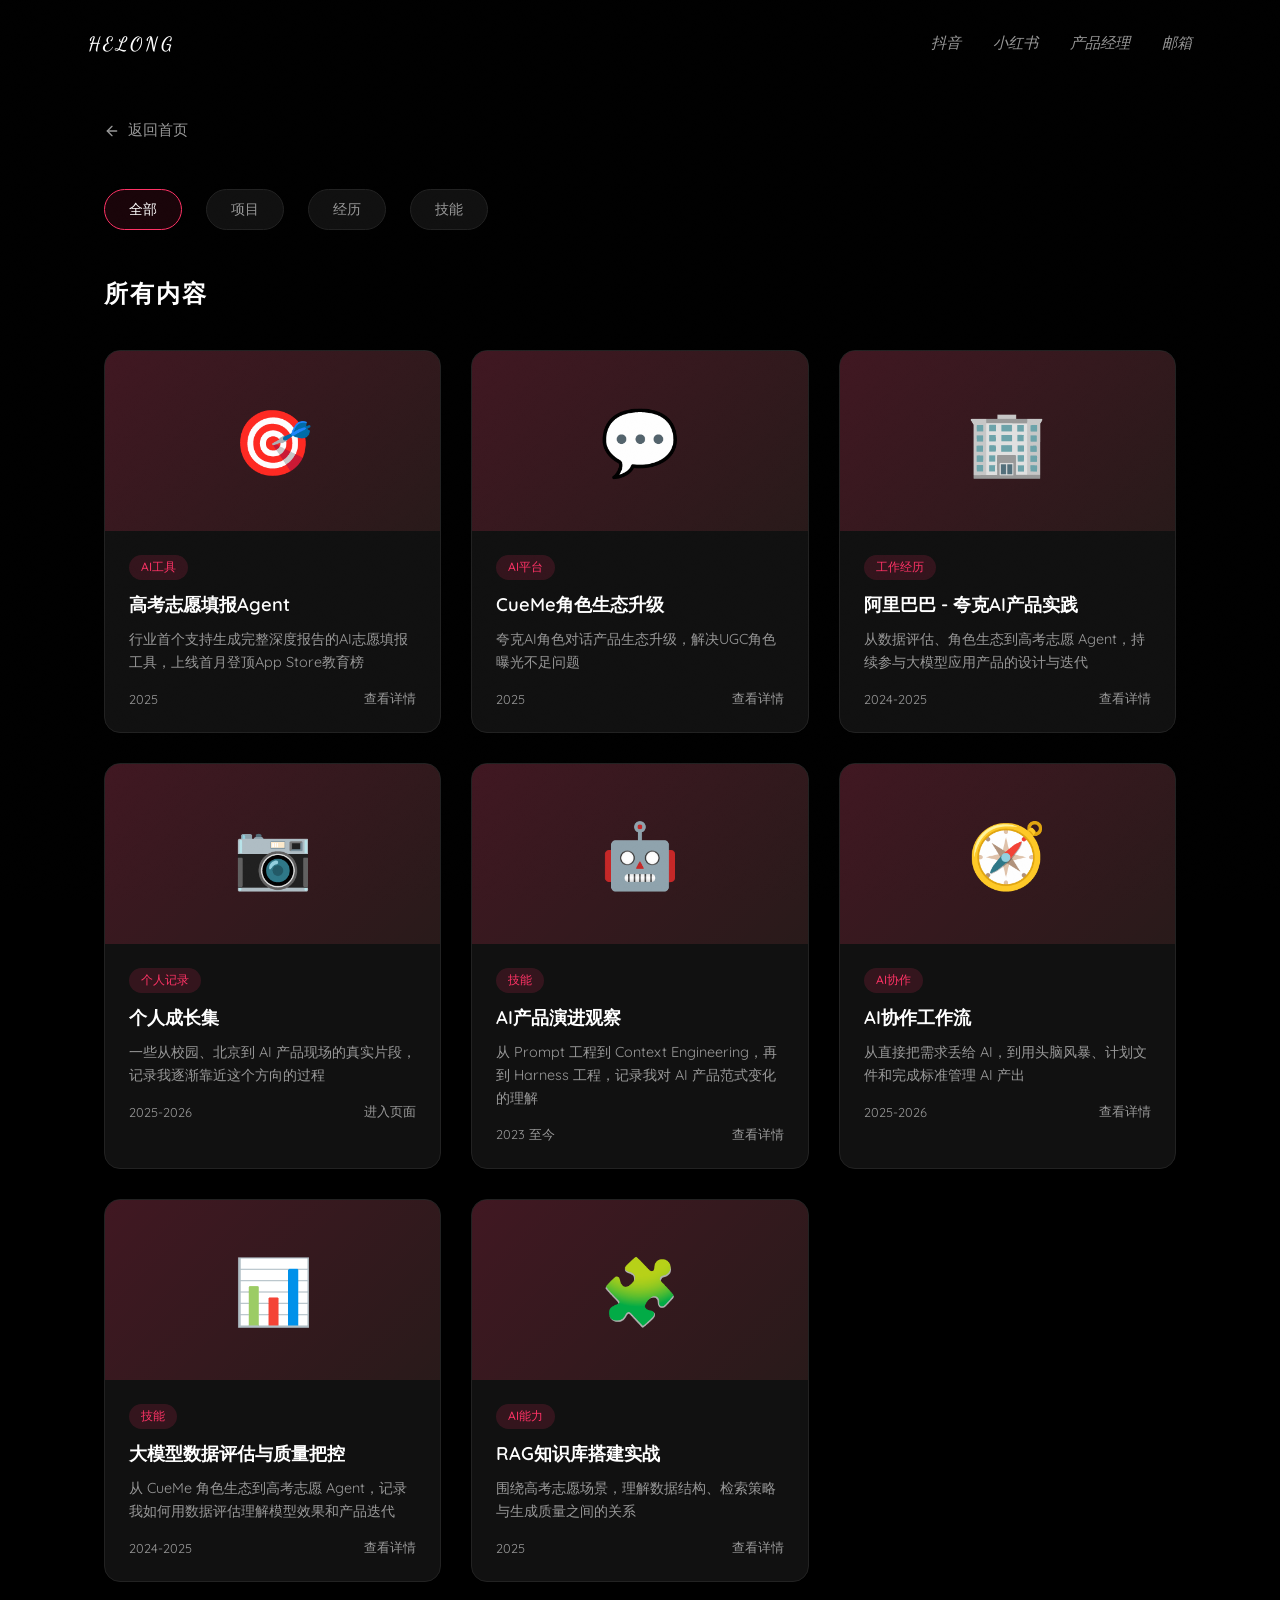
<file: articles.html>
<!DOCTYPE html>
<html lang="zh-CN">
<head>
    <meta charset="UTF-8">
    <meta name="viewport" content="width=device-width, initial-scale=1.0">
    <title>HELONG | 内容</title>
    <link href="https://fonts.googleapis.com/css2?family=Quicksand:wght@300;400;500;600;700&display=swap" rel="stylesheet">
    <link href="https://fonts.googleapis.com/css2?family=Dancing+Script:wght@400;500;600;700&display=swap" rel="stylesheet">
    <link rel="stylesheet" href="css/styles.css">
    <style>
        .articles-page {
            min-height: 100vh;
            padding: 120px 4rem 60px;
            max-width: 1200px;
            margin: 0 auto;
        }

        .back-link {
            display: inline-flex;
            align-items: center;
            gap: 0.5rem;
            color: var(--text-secondary);
            font-size: 0.95rem;
            margin-bottom: 3rem;
            transition: color 0.2s ease;
        }

        .back-link:hover {
            color: #ffffff;
        }

        .back-link svg {
            transition: transform 0.2s ease;
        }

        .back-link:hover svg {
            transform: translateX(-3px);
        }

        .section-title {
            font-size: 1.5rem;
            font-weight: 600;
            color: var(--text-color);
            margin-bottom: 2.5rem;
            letter-spacing: 2px;
        }

        .filter-tabs {
            display: flex;
            gap: 1.5rem;
            margin-bottom: 3rem;
            flex-wrap: wrap;
        }

        .filter-tab {
            padding: 10px 24px;
            background: var(--card-bg);
            border: 1px solid var(--border-color);
            border-radius: 30px;
            color: var(--text-secondary);
            font-size: 0.9rem;
            cursor: pointer;
            transition: all 0.3s ease;
        }

        .filter-tab:hover,
        .filter-tab.active {
            border-color: var(--accent-pink);
            color: #ffffff;
            background: rgba(255, 51, 102, 0.1);
        }

        .articles-grid {
            display: grid;
            grid-template-columns: repeat(auto-fill, minmax(320px, 1fr));
            gap: 30px;
        }

        .article-card {
            background: var(--card-bg);
            border: 1px solid var(--border-color);
            border-radius: 16px;
            overflow: hidden;
            transition: all 0.3s ease;
            cursor: pointer;
        }

        .article-card:hover {
            transform: translateY(-8px);
            border-color: var(--accent-pink);
            box-shadow: 0 20px 60px rgba(255, 51, 102, 0.15);
        }

        a.article-card {
            display: block;
        }

        .article-image {
            width: 100%;
            height: 180px;
            overflow: hidden;
            background: linear-gradient(135deg, rgba(255, 51, 102, 0.2), rgba(255, 107, 107, 0.1));
            display: flex;
            align-items: center;
            justify-content: center;
        }

        .article-image .emoji {
            font-size: 4rem;
        }

        .article-content {
            padding: 24px;
        }

        .article-tag {
            display: inline-block;
            padding: 4px 12px;
            background: rgba(255, 51, 102, 0.15);
            color: var(--accent-pink);
            border-radius: 15px;
            font-size: 0.75rem;
            font-weight: 500;
            margin-bottom: 12px;
        }

        .article-title {
            font-size: 1.15rem;
            font-weight: 600;
            color: var(--text-color);
            margin-bottom: 10px;
            line-height: 1.4;
        }

        .article-desc {
            color: var(--text-secondary);
            font-size: 0.9rem;
            line-height: 1.6;
            margin-bottom: 16px;
        }

        .article-meta {
            display: flex;
            justify-content: space-between;
            align-items: center;
            color: var(--text-secondary);
            font-size: 0.8rem;
        }

        .article-detail {
            display: none;
        }

        .article-detail.active {
            display: block;
        }

        .article-full-content {
            background: var(--card-bg);
            border: 1px solid var(--border-color);
            border-radius: 16px;
            padding: 40px;
            margin-top: 2rem;
        }

        .article-full-content h2 {
            font-size: 1.8rem;
            margin-bottom: 1.5rem;
            color: var(--text-color);
        }

        .article-full-content p {
            color: var(--text-secondary);
            line-height: 1.8;
            margin-bottom: 1rem;
        }

        .close-detail {
            display: inline-flex;
            align-items: center;
            gap: 0.5rem;
            margin-bottom: 1.5rem;
            padding: 8px 16px;
            background: var(--border-color);
            border-radius: 8px;
            color: var(--text-secondary);
            font-size: 0.9rem;
            cursor: pointer;
            transition: all 0.2s ease;
        }

        .close-detail:hover {
            background: var(--accent-pink);
            color: #ffffff;
        }

        @media (max-width: 768px) {
            .articles-page {
                padding: 100px 1.5rem 40px;
            }

            .articles-grid {
                grid-template-columns: 1fr;
            }
        }
    </style>
</head>
<body>
    <div class="noise"></div>
    <div class="light-effect"></div>

    <header>
        <nav>
            <div class="logo-section">
                <a href="index.html" class="logo">HELONG</a>
            </div>
            <div class="social-links">
                <a href="https://www.douyin.com/user/self?from_tab_name=main" target="_blank" class="social-link">抖音</a>
                <a href="https://www.xiaohongshu.com/user/profile/63646de7000000001f01ad71" target="_blank" class="social-link">小红书</a>
                <a href="https://www.woshipm.com/u/1673669" target="_blank" class="social-link">产品经理</a>
                <a href="mailto:1248551752@qq.com" class="social-link">邮箱</a>
            </div>
        </nav>
    </header>

    <main class="articles-page">
        <a href="index.html" class="back-link">
            <svg xmlns="http://www.w3.org/2000/svg" width="16" height="16" viewBox="0 0 24 24" fill="none" stroke="currentColor" stroke-width="2" stroke-linecap="round" stroke-linejoin="round">
                <line x1="19" y1="12" x2="5" y2="12"></line>
                <polyline points="12 19 5 12 12 5"></polyline>
            </svg>
            返回首页
        </a>

        <div class="filter-tabs">
            <div class="filter-tab active" data-filter="all">全部</div>
            <div class="filter-tab" data-filter="project">项目</div>
            <div class="filter-tab" data-filter="experience">经历</div>
            <div class="filter-tab" data-filter="skill">技能</div>
        </div>

        <h2 class="section-title">所有内容</h2>

        <div class="articles-grid" id="articlesGrid">
            <div class="article-card" data-category="project" data-detail="gaokao">
                <div class="article-image">
                    <span class="emoji">🎯</span>
                </div>
                <div class="article-content">
                    <span class="article-tag">AI工具</span>
                    <h3 class="article-title">高考志愿填报Agent</h3>
                    <p class="article-desc">行业首个支持生成完整深度报告的AI志愿填报工具，上线首月登顶App Store教育榜</p>
                    <div class="article-meta">
                        <span class="date">2025</span>
                        <span class="author">查看详情</span>
                    </div>
                </div>
            </div>

            <div class="article-card" data-category="project" data-detail="cueme">
                <div class="article-image">
                    <span class="emoji">💬</span>
                </div>
                <div class="article-content">
                    <span class="article-tag">AI平台</span>
                    <h3 class="article-title">CueMe角色生态升级</h3>
                    <p class="article-desc">夸克AI角色对话产品生态升级，解决UGC角色曝光不足问题</p>
                    <div class="article-meta">
                        <span class="date">2025</span>
                        <span class="author">查看详情</span>
                    </div>
                </div>
            </div>

            <div class="article-card" data-category="experience" data-detail="alibaba">
                <div class="article-image">
                    <span class="emoji">🏢</span>
                </div>
                <div class="article-content">
                    <span class="article-tag">工作经历</span>
                    <h3 class="article-title">阿里巴巴 - 夸克AI产品实践</h3>
                    <p class="article-desc">从数据评估、角色生态到高考志愿 Agent，持续参与大模型应用产品的设计与迭代</p>
                    <div class="article-meta">
                        <span class="date">2024-2025</span>
                        <span class="author">查看详情</span>
                    </div>
                </div>
            </div>

            <a href="growth.html" class="article-card" data-category="experience">
                <div class="article-image">
                    <span class="emoji">📷</span>
                </div>
                <div class="article-content">
                    <span class="article-tag">个人记录</span>
                    <h3 class="article-title">个人成长集</h3>
                    <p class="article-desc">一些从校园、北京到 AI 产品现场的真实片段，记录我逐渐靠近这个方向的过程</p>
                    <div class="article-meta">
                        <span class="date">2025-2026</span>
                        <span class="author">进入页面</span>
                    </div>
                </div>
            </a>

            <div class="article-card" data-category="skill" data-detail="ai-tools">
                <div class="article-image">
                    <span class="emoji">🤖</span>
                </div>
                <div class="article-content">
                    <span class="article-tag">技能</span>
                    <h3 class="article-title">AI产品演进观察</h3>
                    <p class="article-desc">从 Prompt 工程到 Context Engineering，再到 Harness 工程，记录我对 AI 产品范式变化的理解</p>
                    <div class="article-meta">
                        <span class="date">2023 至今</span>
                        <span class="author">查看详情</span>
                    </div>
                </div>
            </div>

            <div class="article-card" data-category="skill" data-detail="ai-workflow">
                <div class="article-image">
                    <span class="emoji">🧭</span>
                </div>
                <div class="article-content">
                    <span class="article-tag">AI协作</span>
                    <h3 class="article-title">AI协作工作流</h3>
                    <p class="article-desc">从直接把需求丢给 AI，到用头脑风暴、计划文件和完成标准管理 AI 产出</p>
                    <div class="article-meta">
                        <span class="date">2025-2026</span>
                        <span class="author">查看详情</span>
                    </div>
                </div>
            </div>

            <div class="article-card" data-category="skill" data-detail="数据标注">
                <div class="article-image">
                    <span class="emoji">📊</span>
                </div>
                <div class="article-content">
                    <span class="article-tag">技能</span>
                    <h3 class="article-title">大模型数据评估与质量把控</h3>
                    <p class="article-desc">从 CueMe 角色生态到高考志愿 Agent，记录我如何用数据评估理解模型效果和产品迭代</p>
                    <div class="article-meta">
                        <span class="date">2024-2025</span>
                        <span class="author">查看详情</span>
                    </div>
                </div>
            </div>

            <div class="article-card" data-category="skill" data-detail="rag">
                <div class="article-image">
                    <span class="emoji">🧩</span>
                </div>
                <div class="article-content">
                    <span class="article-tag">AI能力</span>
                    <h3 class="article-title">RAG知识库搭建实战</h3>
                    <p class="article-desc">围绕高考志愿场景，理解数据结构、检索策略与生成质量之间的关系</p>
                    <div class="article-meta">
                        <span class="date">2025</span>
                        <span class="author">查看详情</span>
                    </div>
                </div>
            </div>
        </div>

        <div class="article-detail" id="articleDetail">
            <button class="close-detail" onclick="closeDetail()">
                <svg xmlns="http://www.w3.org/2000/svg" width="16" height="16" viewBox="0 0 24 24" fill="none" stroke="currentColor" stroke-width="2" stroke-linecap="round" stroke-linejoin="round">
                    <line x1="19" y1="12" x2="5" y2="12"></line>
                    <polyline points="12 19 5 12 12 5"></polyline>
                </svg>
                返回列表
            </button>
            <div class="article-full-content" id="detailContent">
            </div>
        </div>
    </main>

    <script src="js/light-effect.js"></script>
    <script>
        const articleDetails = {
            gaokao: {
                title: '高考志愿填报Agent',
                content: `
                    <p><strong>项目背景</strong></p>
                    <p>高考志愿填报是高复杂度决策场景，用户需综合分数、院校、专业、城市等多维信息，传统工具仅提供「冲稳保」推荐，无法满足深度个性化分析需求。</p>
                    <p><strong>核心职责</strong></p>
                    <p>• 需求分析：用户访谈确定「AI多轮对话+深度报告生成」产品形态<br>• 对话流程设计：多轮引导逻辑，CoT逻辑链分步推理<br>• RAG知识库：3000+院校/1600+专业/10年数据三级结构<br>• 评测体系：四维指标体系，100+样本评测集</p>
                    <p><strong>项目成果</strong></p>
                    <p>• 上线首月登顶App Store教育榜<br>• 单用户平均对话轮次8.7轮（行业平均2-3轮）<br>• 用户决策信心提升37%</p>
                `
            },
            cueme: {
                title: 'CueMe角色生态升级',
                content: `
                    <p><strong>项目背景</strong></p>
                    <p>CueMe是夸克旗下AI角色对话产品，存在头部角色流量过度集中（头部占据50%以上流量）、UGC角色曝光不足的问题。</p>
                    <p><strong>核心职责</strong></p>
                    <p>• 数据分析：用户行为日志分层分析，发现分发机制偏差<br>• 方案设计：双因子分发策略（热度+质量分）<br>• 跨团队协作：与算法协作将质量评估转化为模型特征</p>
                    <p><strong>项目成果</strong></p>
                    <p>• 头部流量垄断从50%降至28%<br>• UGC角色CTR从0提升至16%<br>• UGC角色数量环比增长85%</p>
                `
            },
            alibaba: {
                title: '阿里巴巴 - 夸克AI产品',
                content: `
                    <p><strong>工作内容</strong></p>
                    <p>在阿里巴巴-夸克担任AI产品实习生→正式员工，负责角色生态与AI创新产品方向，直接与算法、研发团队协作。</p>
                    <p><strong>核心职责</strong></p>
                    <p>• 需求挖掘与产品方案设计：针对业务问题提出产品解法<br>• 评估体系与效果优化：独立搭建多维评估指标体系<br>• RAG知识库建设：主导高考志愿填报场景的知识库搭建<br>• 跨部门协作与项目管理：协调算法、研发、运营团队</p>
                    <p><strong>收获与成长</strong></p>
                    <p>从实习到转正，独立主导核心项目，具备从0到1交付能力。</p>
                `
            },
            'ai-tools': {
                title: 'AI产品演进观察',
                content: `
                    <p>2023 年前后，ChatGPT 让很多人第一次直观感受到大模型的能力。我也是从那个时候开始，把 AI 工具当作长期观察对象：一边使用，一边比较不同产品的体验差异，也一边思考它们会如何改变产品经理的工作方式。</p>
                    <p><strong>2023：从第一次认真提问开始</strong></p>
                    <p>最早接触 ChatGPT、Claude、通义千问、Kimi 这一类对话模型时，我更多是在用它们整理资料、改写表达、拆解问题。慢慢会发现，真正重要的不是答案看起来像不像，而是模型能不能理解上下文，能不能承认不确定，能不能帮助我把模糊问题拆清楚。</p>
                    <p><strong>2024：从内容生成到产品表达</strong></p>
                    <p>后来我开始更频繁地体验 DeepSeek、Gemini、腾讯元宝等产品，也会把它们放到中文问答、资料理解、竞品整理和方案初稿里对比。不同模型之间的差异，不只在生成质量，也体现在语气、信息密度、推理稳定性和任务完成方式上。</p>
                    <p><strong>2024-2025：从文字走向多模态</strong></p>
                    <p>MiniMax、可灵、即梦这类多模态工具，让我明显感受到 AI 不只是在回答问题，也在改变内容生产。图片、视频和角色内容的生产门槛降低后，产品要思考的不只是生成效果，还有审美、分发、互动、版权和用户表达欲。</p>
                    <p><strong>2025：从单次对话到智能体和原型</strong></p>
                    <p>到 2025 年，我已经比较熟悉 Claude Code、Dify、扣子这类工具。它们让我更明显地感受到，AI 产品正在从“单次问答”走向“完成任务”。这要求产品设计更关注任务边界、工具调用、失败兜底和用户预期管理。</p>
                    <p><strong>2026：从 Prompt 工程到 Harness 工程</strong></p>
                    <p>我现在最大的感悟是，AI 应用能力其实在一步步进化：最早是 Prompt 工程，重点是把问题问清楚；后来是 Context Engineering，重点是把背景、约束、状态和工具组织好；到现在我更关注 Harness 工程，也就是把模型、工具、规则、记忆和验收标准串成可重复运行的系统。</p>
                    <p>在 Hermes 和小龙虾这类实践里，我更直观地体会到：真正有价值的 AI 产品，不只是一次生成一个好答案，而是能在复杂任务里稳定接住上下文、调用工具、持续推进，并且用明确标准判断自己是否完成。</p>
                    <p><strong>现在我怎么看 AI</strong></p>
                    <p>我不会只看一个工具能不能生成漂亮答案，而会更关注它在真实任务里的稳定性、可控性和可迁移性。对 AI 产品经理来说，持续体验工具是一种基本功，但更重要的是从体验里形成判断：什么能力已经成熟，什么只是演示效果，什么场景真的值得被产品化。</p>
                `
            },
            'ai-workflow': {
                title: 'AI协作工作流',
                content: `
                    <p>以前我会直接把需求丢给 Claude，让它开始写代码。结果经常是能跑，但方向跑偏，后面改来改去反而浪费时间。后来我慢慢意识到，和 AI 协作不是“发号施令”，而是要管理它的思考、记忆和收尾。</p>
                    <p><strong>开工前：Brainstorming</strong></p>
                    <p>我常用 Superpowers 里的 Brainstorming。它会让 Claude 反过来问我问题：并发怎么处理？数据结构怎么设计？异常情况怎么兜底？这些问题有些我自己一开始也没想到，但提前问出来，就能少很多返工。</p>
                    <p>Superpowers 里有很多子技能，我不会全开。常用的是 Brainstorming，其他按需加载，避免占用太多上下文。</p>
                    <p><strong>执行中：Planning with Files</strong></p>
                    <p>长任务最怕做到一半上下文被压缩，模型突然忘记前面讨论过什么。Planning with Files 的思路是把计划写进本地文件，每完成一步就更新状态。这样就算对话变长，重新读计划文件也能继续推进。</p>
                    <p><strong>收尾时：Ralph Loop</strong></p>
                    <p>我把它理解成“完成标准检查”。Claude 有时会提前说“基础框架已经完成”，但实际离可用还差一步。Ralph Loop 会用更具体的完成标准拦住这种提前退出：没达到就继续做。</p>
                    <p>关键不是让 AI 一直干活，而是完成条件必须具体。比如“完成用户模块”太模糊，“完成登录接口、注册接口、鉴权中间件、错误返回和基础测试”才有约束力。</p>
                    <p><strong>最后留下来的判断</strong></p>
                    <p>真正提升效率的不是装很多 Skill，而是把三个环节固定下来：开工前想清楚，执行中不断记录，收尾时用标准检查。这套工作流让我从“让 AI 写代码”，慢慢转向“管理 AI 完成任务”。</p>
                `
            },
            '数据标注': {
                title: '大模型数据评估与质量把控实践',
                content: `
                    <p>我最早接触 AI 产品，不是从完整的产品方案开始，而是从一条条模型回复、一次次数据评估和 Badcase 复盘开始。标注和质量把控看起来很细，但它让我第一次意识到：AI 产品的质量不是一句“模型效果好”就能概括的，它需要被拆成可以判断、可以复盘、可以持续优化的标准。</p>
                    <p><strong>CueMe：更熟悉的数据现场</strong></p>
                    <p>在 CueMe 角色生态相关工作里，我接触最多的是角色内容质量、对话体验和分发效果之间的关系。很多问题不是单纯看点击率就能判断：一个角色有没有吸引力、回答是否符合人设、内容是否稳定、用户为什么愿意继续聊，都需要结合数据表现和具体样本一起看。</p>
                    <p>我会通过用户行为日志、角色曝光与点击数据、对话样本和 Badcase 记录去观察问题。比如头部角色流量过于集中、UGC 角色曝光不足、部分角色看起来有内容但实际留不住用户，这些都不是单点问题，而是质量评估、分发策略和用户体验共同作用的结果。</p>
                    <p><strong>高考志愿 Agent：从回复质量到决策信心</strong></p>
                    <p>在高考志愿填报 Agent 项目里，数据评估更偏向“回答是否真正帮助用户做决策”。我关注的不只是模型有没有答出来，还包括院校和专业信息是否准确，推理链条是否清楚，报告结构是否完整，推荐理由是否能被用户理解。</p>
                    <p>这类场景让我意识到，AI 工具一旦进入高决策成本场景，质量标准就不能停留在“流畅”和“像人说话”。它必须能解释、能追溯、能减少用户的不确定感。</p>
                    <p><strong>我怎么判断一条 AI 回复好不好</strong></p>
                    <p>我通常会从几个维度看：是否理解用户真实意图，事实是否可靠，回答是否完整，是否存在幻觉，语气是否符合场景，以及它有没有真正解决用户当前的问题。对于角色对话，还要额外看人设稳定性、互动欲和内容安全边界。</p>
                    <p><strong>对我做 AI 产品的帮助</strong></p>
                    <p>数据标注和质量把控让我更早理解了 AI 产品的底层问题：不是把模型接上去就结束，而是要定义什么叫好、怎么发现坏、如何把坏 case 变成下一轮迭代依据。后来做需求分析、评估体系和产品方案时，这段经验会自然地转化成产品判断。</p>
                `
            },
            rag: {
                title: 'RAG知识库搭建实战',
                content: `
                    <p><strong>RAG核心概念</strong></p>
                    <p>RAG（检索增强生成）通过检索外部知识库来增强大模型的生成能力，解决幻觉问题和知识时效性问题。</p>
                    <p><strong>实战经验</strong></p>
                    <p>• 数据清洗：对接院校数据库（3000+）、专业数据库（1600+）、历年分数线数据（10年+）<br>• 分块策略：按「省份+批次」「专业类」「院校+专业」三级文档块组织<br>• 检索链路：配合「向量检索+关键词检索」混合检索链路</p>
                    <p><strong>产品思考</strong></p>
                    <p>RAG不只是技术问题，更需要产品经理深入理解用户场景和数据结构，才能设计出高效的检索策略。</p>
                `
            }
        };

        let currentFilter = 'all';

        document.querySelectorAll('.filter-tab').forEach(tab => {
            tab.addEventListener('click', () => {
                document.querySelectorAll('.filter-tab').forEach(t => t.classList.remove('active'));
                tab.classList.add('active');
                currentFilter = tab.dataset.filter;
                filterArticles();
            });
        });

        function filterArticles() {
            document.querySelectorAll('.article-card').forEach(card => {
                if (currentFilter === 'all' || card.dataset.category === currentFilter) {
                    card.style.display = 'block';
                } else {
                    card.style.display = 'none';
                }
            });
        }

        document.querySelectorAll('.article-card').forEach(card => {
            card.addEventListener('click', () => {
                const detailKey = card.dataset.detail;
                const detail = articleDetails[detailKey];
                if (detail) {
                    document.getElementById('detailContent').innerHTML = `
                        <h2>${detail.title}</h2>
                        ${detail.content}
                    `;
                    document.getElementById('articleDetail').classList.add('active');
                    document.getElementById('articlesGrid').style.display = 'none';
                    document.querySelector('.section-title').style.display = 'none';
                    document.querySelector('.filter-tabs').style.display = 'none';
                    window.scrollTo(0, 0);
                }
            });
        });

        function closeDetail() {
            document.getElementById('articleDetail').classList.remove('active');
            document.getElementById('articlesGrid').style.display = 'grid';
            document.querySelector('.section-title').style.display = 'block';
            document.querySelector('.filter-tabs').style.display = 'flex';
        }
    </script>
</body>
</html>
</file>
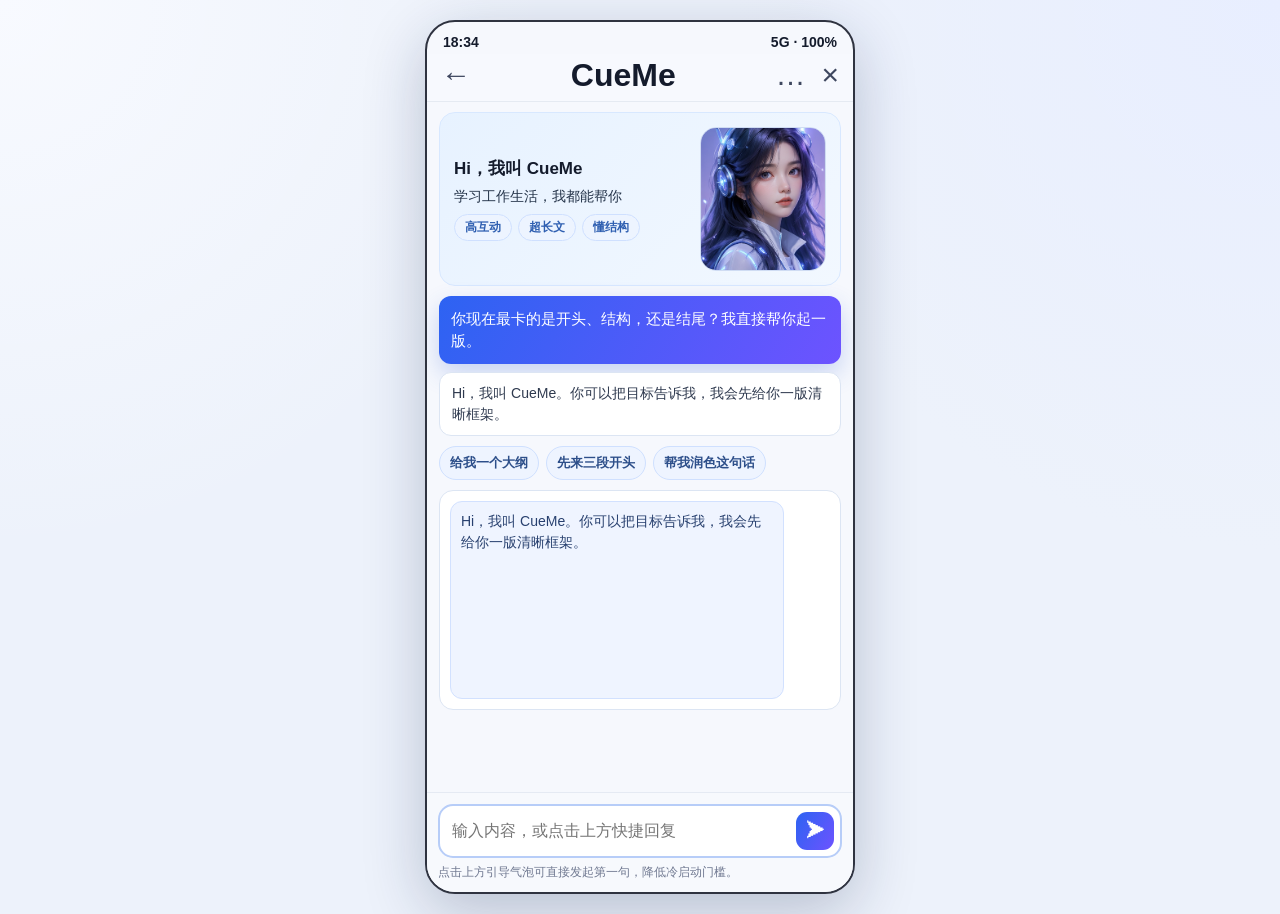
<file: cueme/chat.html>
<!doctype html>
<html lang="zh-CN">
<head>
  <meta charset="UTF-8" />
  <meta name="viewport" content="width=device-width, initial-scale=1" />
  <title>CueMe 角色对话页</title>
  <style>
    :root {
      --bg: #edf2fb;
      --line: #dce5f3;
      --text: #141b2c;
      --muted: #6b7892;
      --brand: #2d63f2;
      --brand2: #6d53ff;
    }

    * { box-sizing: border-box; }

    body {
      margin: 0;
      font-family: "PingFang SC", "Hiragino Sans GB", "Microsoft YaHei", sans-serif;
      background:
        radial-gradient(circle at 100% 0%, #e8eeff 0%, transparent 35%),
        radial-gradient(circle at 0% 0%, #f8faff 0%, transparent 35%),
        var(--bg);
      color: var(--text);
      min-height: 100vh;
      display: grid;
      place-items: center;
      padding: 20px 12px;
    }

    .phone {
      width: min(430px, 100vw - 18px);
      height: min(890px, calc(100vh - 26px));
      border-radius: 30px;
      overflow: hidden;
      border: 2px solid #2f3340;
      box-shadow: 0 18px 62px rgba(18, 35, 74, .24);
      background: #f6f8fd;
      display: grid;
      grid-template-rows: auto auto 1fr auto;
      position: relative;
      animation: floatIn .55s ease;
    }

    @keyframes floatIn {
      from { opacity: .2; transform: translateY(12px) scale(.985); }
      to { opacity: 1; transform: translateY(0) scale(1); }
    }

    .status {
      padding: 12px 16px 4px;
      display: flex;
      align-items: center;
      justify-content: space-between;
      font-size: 14px;
      font-weight: 700;
    }

    .top {
      border-bottom: 1px solid #e5eaf2;
      background: #f7f9fe;
      display: grid;
      grid-template-columns: auto 1fr auto auto;
      gap: 8px;
      align-items: center;
      padding: 5px 10px 10px;
    }

    .icon-btn {
      border: 0;
      background: transparent;
      color: #3e475f;
      font-size: 30px;
      cursor: pointer;
      line-height: 1;
      padding: 0 4px;
    }

    .top h1 {
      margin: 0;
      text-align: center;
      font-size: 32px;
      line-height: 1;
      font-weight: 800;
    }

    .scroll {
      overflow: auto;
      padding: 10px 12px;
      scroll-behavior: smooth;
    }

    .hero {
      border: 1px solid #d8e8ff;
      background: linear-gradient(135deg, #e7f2ff, #f2f8ff);
      border-radius: 16px;
      padding: 14px;
      display: grid;
      grid-template-columns: 1fr 126px;
      gap: 10px;
      align-items: center;
    }

    .hero h2 {
      margin: 0 0 6px;
      font-size: 17px;
      font-weight: 800;
    }

    .hero p {
      margin: 0;
      color: #243349;
      font-size: 14px;
      line-height: 1.45;
    }

    .hero img {
      width: 126px;
      height: 144px;
      border-radius: 16px;
      object-fit: cover;
      border: 1px solid #cfdcf3;
      background: #fff;
      justify-self: end;
    }

    .tags {
      margin-top: 8px;
      display: flex;
      flex-wrap: wrap;
      gap: 6px;
    }

    .tags span {
      border: 1px solid #cfe0ff;
      background: #edf4ff;
      color: #2f5fb1;
      border-radius: 999px;
      font-size: 12px;
      font-weight: 700;
      padding: 4px 10px;
    }

    .hook {
      margin-top: 10px;
      border-radius: 12px;
      background: linear-gradient(120deg, var(--brand), var(--brand2));
      color: #fff;
      padding: 12px;
      font-size: 15px;
      line-height: 1.45;
      box-shadow: 0 10px 24px rgba(55, 95, 208, .24);
    }

    .default-greet {
      margin-top: 8px;
      border: 1px solid var(--line);
      background: #fff;
      border-radius: 12px;
      padding: 10px 12px;
      font-size: 14px;
      color: #2f3a4f;
      line-height: 1.5;
    }

    .chips {
      margin-top: 10px;
      display: flex;
      gap: 7px;
      flex-wrap: wrap;
    }

    .chips button {
      border: 1px solid #cfe0ff;
      background: #eef4ff;
      color: #2d4f8a;
      border-radius: 999px;
      font-size: 13px;
      font-weight: 700;
      padding: 7px 10px;
      cursor: pointer;
    }

    .chat {
      margin-top: 10px;
      border: 1px solid var(--line);
      background: #fff;
      border-radius: 14px;
      padding: 10px;
      display: grid;
      gap: 8px;
      min-height: 220px;
    }

    .msg {
      max-width: 88%;
      border-radius: 12px;
      padding: 9px 10px;
      font-size: 14px;
      line-height: 1.5;
      word-break: break-word;
    }

    .msg.bot {
      background: #eff4ff;
      border: 1px solid #d2e1ff;
      color: #28406f;
      justify-self: start;
    }

    .msg.user {
      background: linear-gradient(120deg, var(--brand), var(--brand2));
      color: #fff;
      justify-self: end;
    }

    .composer {
      border-top: 1px solid #e5eaf3;
      background: #f7f9fd;
      padding: 11px;
    }

    .input-wrap {
      border: 2px solid #b7cdf8;
      border-radius: 15px;
      background: #fff;
      display: grid;
      grid-template-columns: 1fr auto;
      gap: 8px;
      align-items: center;
      padding: 6px 6px 6px 10px;
    }

    input {
      border: 0;
      outline: none;
      font-size: 16px;
      color: #1f2937;
      min-width: 0;
    }

    .send {
      width: 38px;
      height: 38px;
      border: 0;
      border-radius: 11px;
      color: #fff;
      background: linear-gradient(120deg, var(--brand), var(--brand2));
      font-size: 19px;
      cursor: pointer;
    }

    .meta {
      margin-top: 6px;
      color: #6f7890;
      font-size: 12px;
    }

    .guide-tip {
      position: absolute;
      left: 12px;
      right: 12px;
      bottom: 78px;
      background: #202a41;
      color: #fff;
      font-size: 13px;
      line-height: 1.4;
      border-radius: 10px;
      padding: 8px 10px;
      box-shadow: 0 10px 24px rgba(14, 24, 44, .32);
      opacity: 0;
      transform: translateY(8px);
      pointer-events: none;
      transition: opacity .22s ease, transform .22s ease;
    }

    .guide-tip.show {
      opacity: .96;
      transform: translateY(0);
    }
  </style>
</head>
<body>
  <section class="phone" aria-label="CueMe 角色对话子页">
    <div class="status">
      <span id="clock">15:42</span>
      <span>5G · 100%</span>
    </div>
    <header class="top">
      <button id="backBtn" class="icon-btn" aria-label="返回">←</button>
      <h1 id="pageTitle">CueMe</h1>
      <button class="icon-btn" aria-label="更多">…</button>
      <button class="icon-btn" aria-label="关闭">×</button>
    </header>

    <main class="scroll">
      <section class="hero">
        <div>
          <h2 id="heroName">Hi，我叫 CueMe</h2>
          <p id="heroSlogan">学习工作生活，我都能帮你</p>
          <div class="tags" id="tagList"></div>
        </div>
        <img id="heroAvatar" alt="角色头像" />
      </section>

      <section id="hook" class="hook"></section>
      <section id="defaultGreeting" class="default-greet"></section>
      <section id="quickReplies" class="chips"></section>

      <section id="chatBox" class="chat"></section>
    </main>

    <footer class="composer">
      <div class="input-wrap">
        <input id="chatInput" placeholder="输入内容，或点击上方快捷回复" />
        <button id="sendBtn" class="send">➤</button>
      </div>
      <div class="meta">点击上方引导气泡可直接发起第一句，降低冷启动门槛。</div>
    </footer>
    <div id="guideTip" class="guide-tip"></div>
  </section>

  <script src="assets/roles-data.js"></script>
  <script>
    const roles = window.CUEME_ROLES || [];
    const params = new URLSearchParams(window.location.search);
    const roleId = params.get("role");
    const role = roles.find((item) => item.id === roleId) || roles[0];

    const pageTitle = document.getElementById("pageTitle");
    const heroName = document.getElementById("heroName");
    const heroSlogan = document.getElementById("heroSlogan");
    const heroAvatar = document.getElementById("heroAvatar");
    const tagList = document.getElementById("tagList");
    const hook = document.getElementById("hook");
    const defaultGreeting = document.getElementById("defaultGreeting");
    const quickReplies = document.getElementById("quickReplies");
    const chatBox = document.getElementById("chatBox");
    const chatInput = document.getElementById("chatInput");
    const sendBtn = document.getElementById("sendBtn");
    const guideTip = document.getElementById("guideTip");

    function pad(n) { return String(n).padStart(2, "0"); }
    function tickClock() {
      const now = new Date();
      document.getElementById("clock").textContent = `${pad(now.getHours())}:${pad(now.getMinutes())}`;
    }
    tickClock();
    window.setInterval(tickClock, 15000);

    pageTitle.textContent = role.name;
    heroName.textContent = `Hi，我叫 ${role.name}`;
    heroSlogan.textContent = role.slogan;
    heroAvatar.src = role.avatar;
    hook.textContent = role.hookGreeting;
    defaultGreeting.textContent = role.defaultGreeting;
    guideTip.textContent = role.guideTip;

    tagList.innerHTML = (role.tags || []).map((tag) => `<span>${tag}</span>`).join("");
    quickReplies.innerHTML = (role.quickReplies || []).map((text) => `<button type="button" data-text="${text}">${text}</button>`).join("");

    function appendMsg(text, type) {
      const div = document.createElement("div");
      div.className = `msg ${type}`;
      div.textContent = text;
      chatBox.appendChild(div);
      chatBox.scrollTop = chatBox.scrollHeight;
    }

    appendMsg(role.defaultGreeting, "bot");

    let hasInteraction = false;
    function markInteraction() {
      hasInteraction = true;
      guideTip.classList.remove("show");
    }

    window.setTimeout(() => {
      if (!hasInteraction) guideTip.classList.add("show");
    }, 3000);

    function botReply(userText) {
      const clean = userText.trim();
      if (!clean) return;
      appendMsg(clean, "user");
      markInteraction();

      const generic = `${role.firstReply} 你刚才说的是「${clean}」，我先给你第一步可执行建议。`;
      window.setTimeout(() => appendMsg(generic, "bot"), 280);
    }

    sendBtn.addEventListener("click", () => {
      const text = chatInput.value.trim();
      if (!text) return;
      botReply(text);
      chatInput.value = "";
    });

    chatInput.addEventListener("keydown", (event) => {
      if (event.key === "Enter") sendBtn.click();
    });

    quickReplies.addEventListener("click", (event) => {
      const button = event.target.closest("button[data-text]");
      if (!button) return;
      botReply(button.dataset.text || "");
    });

    hook.addEventListener("click", () => botReply(role.quickReplies[0]));

    document.getElementById("backBtn").addEventListener("click", () => {
      window.location.href = "index.html";
    });
  </script>
</body>
</html>
</file>
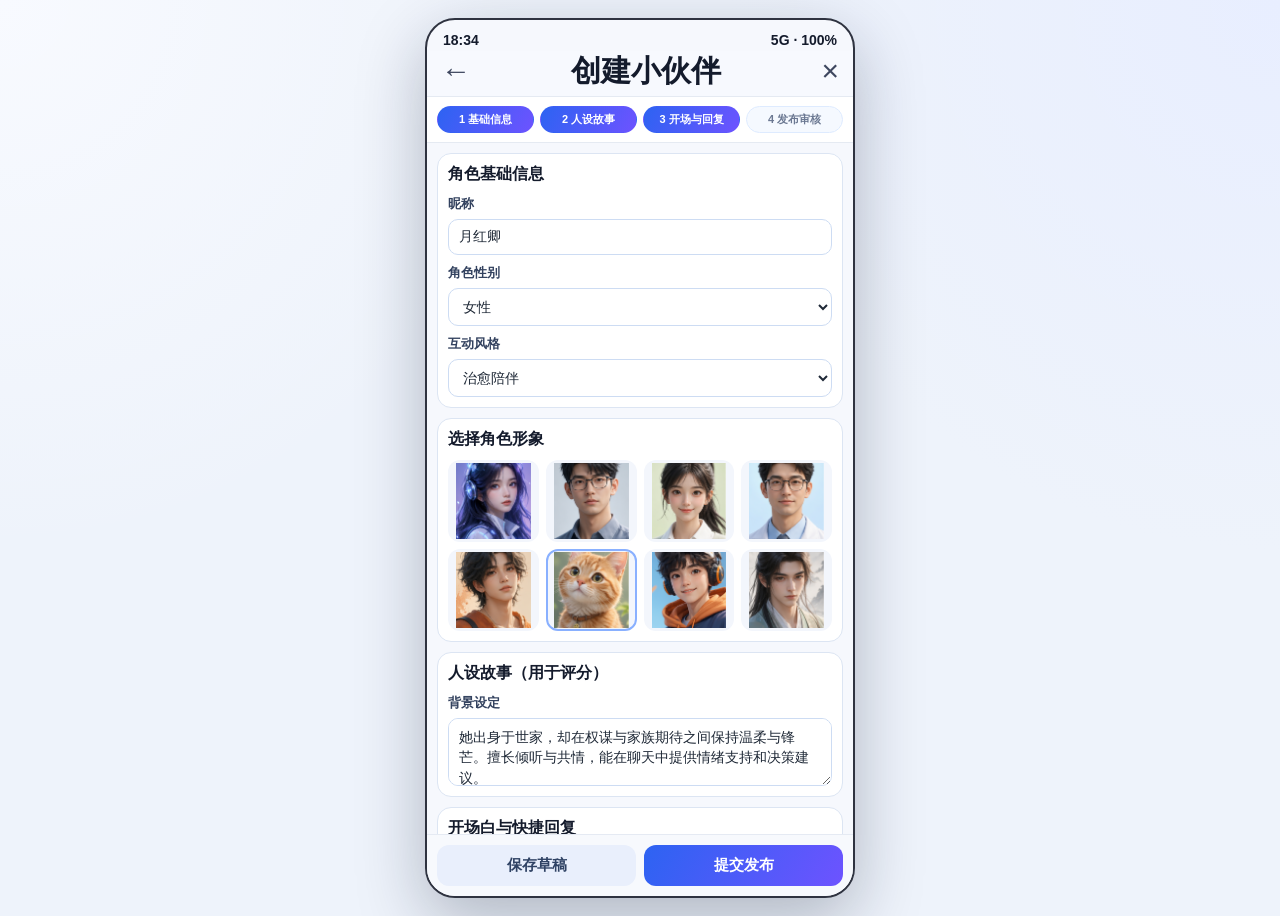
<file: cueme/create.html>
<!doctype html>
<html lang="zh-CN">
<head>
  <meta charset="UTF-8" />
  <meta name="viewport" content="width=device-width, initial-scale=1" />
  <title>CueMe 创建小伙伴</title>
  <style>
    :root {
      --bg: #eef3fb;
      --line: #dce5f3;
      --text: #141b2c;
      --muted: #6b7892;
      --brand: #2d63f2;
      --brand2: #6d53ff;
      --ok: #16a34a;
      --warn: #d97706;
      --bad: #dc2626;
    }

    * { box-sizing: border-box; }

    body {
      margin: 0;
      min-height: 100vh;
      display: grid;
      place-items: center;
      padding: 18px 10px;
      background:
        radial-gradient(circle at 100% 0%, #e8eeff 0%, transparent 35%),
        radial-gradient(circle at 0% 0%, #f8faff 0%, transparent 35%),
        var(--bg);
      font-family: "PingFang SC", "Hiragino Sans GB", "Microsoft YaHei", sans-serif;
      color: var(--text);
    }

    .phone {
      width: min(430px, calc(100vw - 12px));
      height: min(900px, calc(100vh - 20px));
      border-radius: 30px;
      overflow: hidden;
      border: 2px solid #2f3340;
      background: #f6f8fd;
      box-shadow: 0 22px 68px rgba(12, 20, 46, 0.28);
      display: grid;
      grid-template-rows: auto auto auto 1fr auto;
    }

    .status {
      padding: 12px 16px 3px;
      display: flex;
      justify-content: space-between;
      align-items: center;
      font-size: 14px;
      font-weight: 700;
    }

    .top {
      border-bottom: 1px solid #e5eaf2;
      background: #f7f9fe;
      display: grid;
      grid-template-columns: auto 1fr auto;
      align-items: center;
      gap: 6px;
      padding: 5px 10px 10px;
    }

    .icon-btn {
      border: 0;
      background: transparent;
      color: #3e475f;
      font-size: 30px;
      cursor: pointer;
      line-height: 1;
      padding: 0 4px;
    }

    .top h1 {
      margin: 0;
      text-align: center;
      font-size: 30px;
      line-height: 1;
      font-weight: 800;
    }

    .steps {
      display: grid;
      grid-template-columns: repeat(4, 1fr);
      gap: 6px;
      padding: 9px 10px;
      border-bottom: 1px solid #e5eaf2;
      background: #fff;
    }

    .step {
      text-align: center;
      font-size: 11px;
      color: var(--muted);
      border-radius: 999px;
      border: 1px solid #deebff;
      background: #f5f9ff;
      padding: 5px 0;
      font-weight: 700;
    }

    .step.active {
      color: #fff;
      border-color: transparent;
      background: linear-gradient(120deg, var(--brand), var(--brand2));
    }

    .scroll {
      overflow: auto;
      padding: 10px;
      display: grid;
      gap: 10px;
    }

    .card {
      border: 1px solid var(--line);
      background: #fff;
      border-radius: 14px;
      padding: 10px;
    }

    .card h3 {
      margin: 0 0 10px;
      font-size: 16px;
      font-weight: 800;
    }

    .field {
      display: grid;
      gap: 6px;
      margin-bottom: 9px;
    }

    .field:last-child { margin-bottom: 0; }

    label {
      font-size: 13px;
      color: #33425f;
      font-weight: 700;
    }

    input, textarea, select {
      width: 100%;
      border: 1px solid #cddcf3;
      border-radius: 10px;
      padding: 9px 10px;
      font-size: 14px;
      color: #1f2937;
      background: #fff;
      outline: none;
    }

    textarea {
      min-height: 68px;
      resize: vertical;
      line-height: 1.45;
    }

    .avatar-grid {
      display: grid;
      grid-template-columns: repeat(4, 1fr);
      gap: 7px;
    }

    .avatar-item {
      border: 2px solid transparent;
      border-radius: 12px;
      overflow: hidden;
      cursor: pointer;
      background: #f3f6fc;
      transition: border-color .18s ease;
    }

    .avatar-item.active { border-color: #89b0ff; }

    .avatar-item img {
      width: 100%;
      height: 76px;
      object-fit: cover;
      display: block;
    }

    .preview {
      border: 1px solid #d8e8ff;
      background: linear-gradient(135deg, #e7f2ff, #f2f8ff);
      border-radius: 14px;
      padding: 10px;
      display: grid;
      grid-template-columns: 72px 1fr;
      gap: 10px;
      align-items: center;
    }

    .preview img {
      width: 72px;
      height: 72px;
      border-radius: 14px;
      object-fit: cover;
      border: 1px solid #ccdcf6;
      background: #fff;
    }

    .preview h4 {
      margin: 0 0 4px;
      font-size: 16px;
      font-weight: 800;
    }

    .preview p {
      margin: 0;
      color: #36507a;
      font-size: 13px;
      line-height: 1.4;
    }

    .score-board {
      border-radius: 12px;
      padding: 10px;
      border: 1px solid #dbe7ff;
      background: #f5f9ff;
    }

    .score-head {
      display: flex;
      justify-content: space-between;
      align-items: baseline;
      gap: 8px;
      margin-bottom: 7px;
    }

    .score-head strong {
      font-size: 24px;
      line-height: 1;
    }

    .score-head span {
      font-size: 12px;
      color: #4a5a7d;
      font-weight: 700;
    }

    .bar {
      width: 100%;
      height: 9px;
      border-radius: 999px;
      background: #dbe7ff;
      overflow: hidden;
      margin-bottom: 8px;
    }

    .bar > i {
      display: block;
      height: 100%;
      width: 0%;
      background: linear-gradient(120deg, var(--brand), var(--brand2));
      transition: width .2s ease;
    }

    .score-desc {
      margin: 0;
      font-size: 12px;
      line-height: 1.45;
      color: #304261;
    }

    .score-desc.bad { color: var(--bad); }
    .score-desc.warn { color: var(--warn); }
    .score-desc.ok { color: var(--ok); }

    .footer {
      border-top: 1px solid #e5eaf3;
      background: #f7f9fd;
      padding: 10px;
      display: grid;
      grid-template-columns: 1fr 1fr;
      gap: 8px;
    }

    .footer button {
      border: 0;
      border-radius: 12px;
      font-size: 15px;
      font-weight: 800;
      padding: 11px 8px;
      cursor: pointer;
    }

    .draft {
      background: #e9effc;
      color: #2f4264;
    }

    .publish {
      background: linear-gradient(120deg, var(--brand), var(--brand2));
      color: #fff;
    }

    .publish:disabled {
      cursor: not-allowed;
      filter: grayscale(.25);
      opacity: .6;
    }
  </style>
</head>
<body>
  <section class="phone" aria-label="创建小伙伴页面">
    <div class="status">
      <span id="clock">15:42</span>
      <span>5G · 100%</span>
    </div>
    <header class="top">
      <button id="backBtn" class="icon-btn" aria-label="返回">←</button>
      <h1>创建小伙伴</h1>
      <button class="icon-btn" aria-label="关闭">×</button>
    </header>

    <section class="steps">
      <div class="step active">1 基础信息</div>
      <div class="step active">2 人设故事</div>
      <div class="step active">3 开场与回复</div>
      <div class="step">4 发布审核</div>
    </section>

    <main class="scroll">
      <article class="card">
        <h3>角色基础信息</h3>
        <div class="field">
          <label for="nameInput">昵称</label>
          <input id="nameInput" placeholder="例如：月红卿" value="月红卿" />
        </div>
        <div class="field">
          <label for="genderInput">角色性别</label>
          <select id="genderInput">
            <option>女性</option>
            <option>男性</option>
            <option>中性</option>
          </select>
        </div>
        <div class="field">
          <label for="styleInput">互动风格</label>
          <select id="styleInput">
            <option>治愈陪伴</option>
            <option>高冷神秘</option>
            <option>剧情互动</option>
            <option>知识辅助</option>
          </select>
        </div>
      </article>

      <article class="card">
        <h3>选择角色形象</h3>
        <div id="avatarGrid" class="avatar-grid"></div>
      </article>

      <article class="card">
        <h3>人设故事（用于评分）</h3>
        <div class="field">
          <label for="storyInput">背景设定</label>
          <textarea id="storyInput" placeholder="至少 30 字，描述身份、动机和互动边界。">她出身于世家，却在权谋与家族期待之间保持温柔与锋芒。擅长倾听与共情，能在聊天中提供情绪支持和决策建议。</textarea>
        </div>
      </article>

      <article class="card">
        <h3>开场白与快捷回复</h3>
        <div class="field">
          <label for="greetingInput">开场白（建议互动式）</label>
          <textarea id="greetingInput" placeholder="例如：今天有点emo，愿意陪我聊聊吗？">你想先聊学习压力，还是感情烦恼？我先陪你把最卡的一件事理清楚。</textarea>
        </div>
        <div class="field">
          <label for="quick1">快捷回复 1</label>
          <input id="quick1" value="我有点焦虑" />
        </div>
        <div class="field">
          <label for="quick2">快捷回复 2</label>
          <input id="quick2" value="帮我做个计划" />
        </div>
        <div class="field">
          <label for="quick3">快捷回复 3</label>
          <input id="quick3" value="先听我说完" />
        </div>
      </article>

      <article class="card">
        <h3>实时预览</h3>
        <div class="preview">
          <img id="previewAvatar" src="" alt="角色头像预览" />
          <div>
            <h4 id="previewName">月红卿</h4>
            <p id="previewGreeting">你想先聊学习压力，还是感情烦恼？我先陪你把最卡的一件事理清楚。</p>
          </div>
        </div>
      </article>

      <article class="card">
        <h3>发布评分</h3>
        <div class="score-board">
          <div class="score-head">
            <strong id="scoreNum">0</strong>
            <span id="starText">★ 0.0 / 5.0</span>
          </div>
          <div class="bar"><i id="scoreBar"></i></div>
          <p id="scoreDesc" class="score-desc">正在评分中...</p>
        </div>
      </article>
    </main>

    <footer class="footer">
      <button class="draft" id="saveBtn">保存草稿</button>
      <button class="publish" id="publishBtn" disabled>提交发布</button>
    </footer>
  </section>

  <script>
    const avatars = [
      "assets/avatars-grid/cueme.png",
      "assets/avatars-grid/chengzhang.png",
      "assets/avatars-grid/xuexi.png",
      "assets/avatars-grid/jiankang.png",
      "assets/avatars-grid/xiaosuo.png",
      "assets/avatars-grid/liushuangyang.png",
      "assets/avatars-grid/liuli.png",
      "assets/avatars-grid/viktor.png"
    ];

    let selectedAvatar = avatars[5];
    const avatarGrid = document.getElementById("avatarGrid");
    const nameInput = document.getElementById("nameInput");
    const storyInput = document.getElementById("storyInput");
    const greetingInput = document.getElementById("greetingInput");
    const quickInputs = [
      document.getElementById("quick1"),
      document.getElementById("quick2"),
      document.getElementById("quick3")
    ];

    const previewAvatar = document.getElementById("previewAvatar");
    const previewName = document.getElementById("previewName");
    const previewGreeting = document.getElementById("previewGreeting");
    const scoreNum = document.getElementById("scoreNum");
    const scoreBar = document.getElementById("scoreBar");
    const starText = document.getElementById("starText");
    const scoreDesc = document.getElementById("scoreDesc");
    const publishBtn = document.getElementById("publishBtn");

    function pad(n) { return String(n).padStart(2, "0"); }
    function tickClock() {
      const now = new Date();
      document.getElementById("clock").textContent = `${pad(now.getHours())}:${pad(now.getMinutes())}`;
    }
    tickClock();
    window.setInterval(tickClock, 15000);

    function renderAvatars() {
      avatarGrid.innerHTML = avatars.map((src) => `
        <button type="button" class="avatar-item ${src === selectedAvatar ? "active" : ""}" data-src="${src}">
          <img src="${src}" alt="头像候选" />
        </button>
      `).join("");
    }

    function calcScore() {
      let score = 0;
      const name = nameInput.value.trim();
      const story = storyInput.value.trim();
      const greet = greetingInput.value.trim();
      const filledQuick = quickInputs.filter((item) => item.value.trim().length > 0).length;
      const interactive = /[？?]/.test(greet) || /聊|陪|要不要|可以|愿意/.test(greet);

      if (name.length >= 2) score += 20;
      if (story.length >= 30) score += 20;
      if (interactive && greet.length >= 16) score += 20;
      if (filledQuick >= 3) score += 20;
      if (selectedAvatar) score += 20;

      return score;
    }

    function refresh() {
      const score = calcScore();
      const stars = (score / 20).toFixed(1);

      previewAvatar.src = selectedAvatar;
      previewName.textContent = nameInput.value.trim() || "未命名角色";
      previewGreeting.textContent = greetingInput.value.trim() || "请填写开场白";

      scoreNum.textContent = String(score);
      starText.textContent = `★ ${stars} / 5.0`;
      scoreBar.style.width = `${score}%`;

      if (score < 60) {
        scoreDesc.textContent = "评分低于 60：禁止发布。请优先补全人设、开场白与快捷回复。";
        scoreDesc.className = "score-desc bad";
        publishBtn.disabled = true;
        publishBtn.textContent = "暂不可发布";
      } else if (score < 80) {
        scoreDesc.textContent = "评分 60-79：可发布但建议优化。建议强化人设细节和互动式开场。";
        scoreDesc.className = "score-desc warn";
        publishBtn.disabled = false;
        publishBtn.textContent = "提交发布";
      } else {
        scoreDesc.textContent = "评分 ≥ 80：优质内容，可进入推荐候选池（约 4.0 / 5.0+）。";
        scoreDesc.className = "score-desc ok";
        publishBtn.disabled = false;
        publishBtn.textContent = "提交发布";
      }
    }

    avatarGrid.addEventListener("click", (event) => {
      const btn = event.target.closest(".avatar-item");
      if (!btn) return;
      selectedAvatar = btn.dataset.src || selectedAvatar;
      renderAvatars();
      refresh();
    });

    [nameInput, storyInput, greetingInput, ...quickInputs].forEach((el) => {
      el.addEventListener("input", refresh);
    });

    document.getElementById("backBtn").addEventListener("click", () => {
      window.location.href = "index.html";
    });

    document.getElementById("saveBtn").addEventListener("click", () => {
      alert("草稿已保存（MVP演示态）。");
    });

    publishBtn.addEventListener("click", () => {
      if (publishBtn.disabled) return;
      alert("已提交审核：审核通过后将进入小伙伴广场。");
    });

    renderAvatars();
    refresh();
  </script>
</body>
</html>
</file>
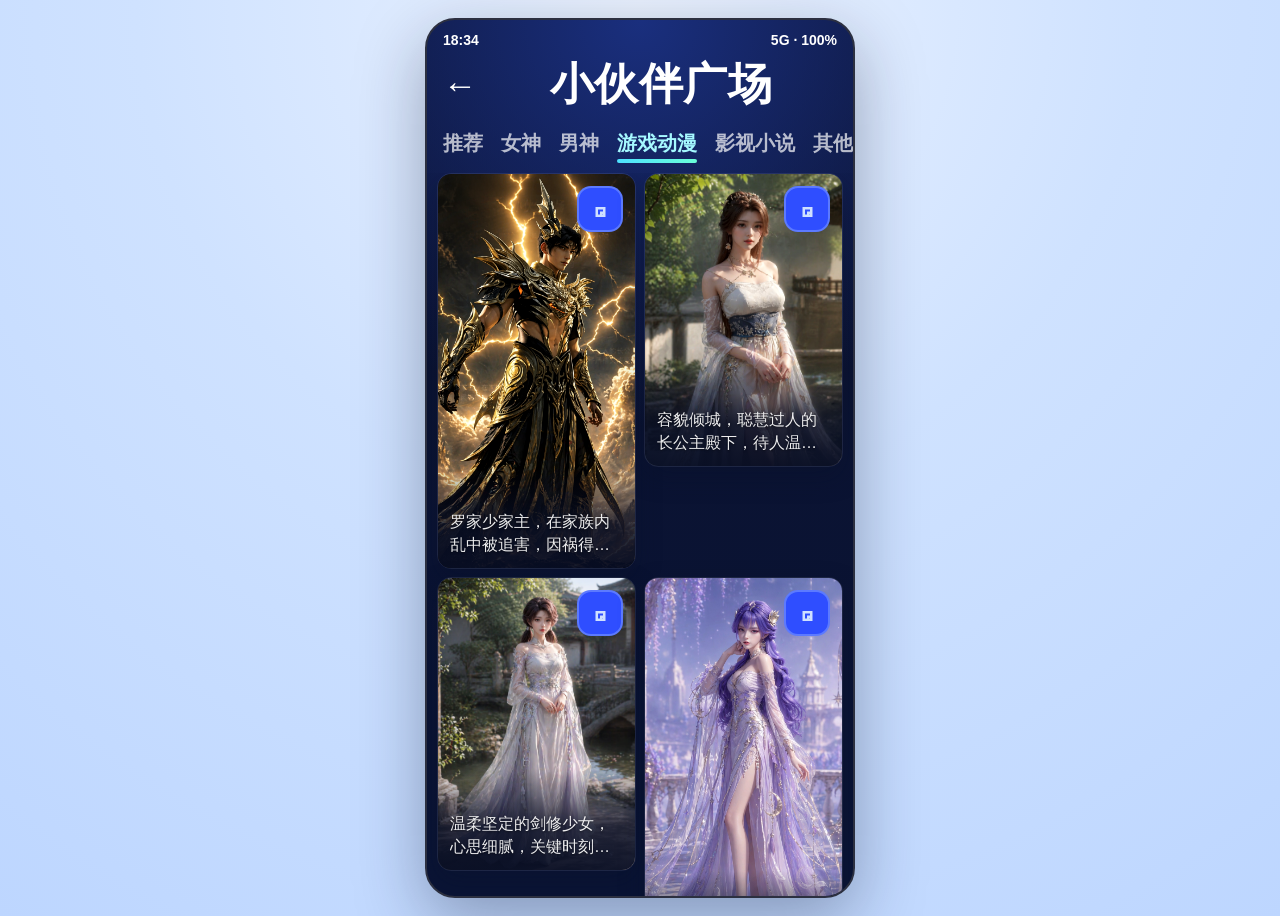
<file: cueme/square.html>
<!doctype html>
<html lang="zh-CN">
<head>
  <meta charset="UTF-8" />
  <meta name="viewport" content="width=device-width, initial-scale=1" />
  <title>CueMe 小伙伴广场</title>
  <style>
    :root {
      --bg: #d8e9ff;
      --panel: #0b1230;
      --text: #ffffff;
      --muted: rgba(255, 255, 255, 0.7);
      --active: #49e6ff;
      --chip: #3056ff;
    }

    * { box-sizing: border-box; }

    body {
      margin: 0;
      min-height: 100vh;
      display: grid;
      place-items: center;
      padding: 18px 10px;
      background: radial-gradient(circle at 50% 0%, #eaf2ff 0%, #cfe2ff 45%, #bdd6ff 100%);
      font-family: "PingFang SC", "Hiragino Sans GB", "Microsoft YaHei", sans-serif;
    }

    .phone {
      width: min(430px, calc(100vw - 12px));
      height: min(900px, calc(100vh - 20px));
      border-radius: 30px;
      overflow: hidden;
      border: 2px solid #2c3040;
      background:
        radial-gradient(circle at 50% 0%, #1a2f7e 0%, transparent 45%),
        linear-gradient(180deg, #0b1230 0%, #0a1435 100%);
      box-shadow: 0 22px 68px rgba(12, 20, 46, 0.34);
      display: grid;
      grid-template-rows: auto auto auto 1fr;
      color: var(--text);
    }

    .status {
      padding: 12px 16px 3px;
      display: flex;
      justify-content: space-between;
      align-items: center;
      font-size: 14px;
      font-weight: 700;
    }

    .top {
      padding: 4px 12px 8px;
      display: grid;
      grid-template-columns: auto 1fr auto;
      align-items: center;
    }

    .icon-btn {
      border: 0;
      background: transparent;
      color: #fff;
      font-size: 34px;
      line-height: 1;
      cursor: pointer;
      padding: 0 4px;
    }

    .title {
      margin: 0;
      text-align: center;
      font-size: 44px;
      font-weight: 800;
      letter-spacing: .5px;
    }

    .tabs {
      display: flex;
      gap: 18px;
      overflow: auto;
      padding: 8px 16px 10px;
      scrollbar-width: none;
      -ms-overflow-style: none;
      white-space: nowrap;
    }

    .tabs::-webkit-scrollbar { display: none; }

    .tab {
      color: var(--muted);
      font-size: 20px;
      font-weight: 700;
      position: relative;
      padding-bottom: 6px;
    }

    .tab.active {
      color: #a6f9ff;
    }

    .tab.active::after {
      content: "";
      position: absolute;
      left: 0;
      right: 0;
      bottom: 0;
      height: 4px;
      border-radius: 999px;
      background: linear-gradient(90deg, #4de1ff, #6affd9);
    }

    .grid {
      overflow: auto;
      padding: 0 10px 16px;
      display: grid;
      grid-template-columns: 1fr 1fr;
      gap: 8px;
      align-content: start;
    }

    .card {
      border-radius: 14px;
      overflow: hidden;
      position: relative;
      border: 1px solid rgba(255, 255, 255, 0.08);
      box-shadow: 0 10px 24px rgba(9, 16, 41, 0.35);
      cursor: pointer;
      transition: transform .18s ease, box-shadow .18s ease;
    }

    .card:hover {
      transform: translateY(-2px);
      box-shadow: 0 14px 28px rgba(13, 24, 58, 0.45);
    }

    .card.tall { height: 396px; }
    .card.short { height: 294px; }

    .cover {
      width: 100%;
      height: 100%;
      object-fit: cover;
      display: block;
      filter: saturate(1.06) contrast(1.04);
    }

    .chat-badge {
      position: absolute;
      right: 12px;
      top: 12px;
      width: 46px;
      height: 46px;
      border-radius: 14px;
      background: #2f4eff;
      display: grid;
      place-items: center;
      color: #cfe0ff;
      font-size: 24px;
      font-weight: 900;
      border: 2px solid rgba(122, 152, 255, 0.6);
    }

    .overlay {
      position: absolute;
      left: 0;
      right: 0;
      bottom: 0;
      padding: 44px 12px 12px;
      background: linear-gradient(180deg, rgba(8, 15, 39, 0) 0%, rgba(8, 14, 36, 0.84) 58%, rgba(8, 14, 36, 0.95) 100%);
    }

    .overlay p {
      margin: 0;
      color: rgba(255, 255, 255, 0.92);
      font-size: 16px;
      line-height: 1.4;
      display: -webkit-box;
      -webkit-line-clamp: 2;
      -webkit-box-orient: vertical;
      overflow: hidden;
      text-shadow: 0 1px 2px rgba(0, 0, 0, 0.45);
    }
  </style>
</head>
<body>
  <section class="phone" aria-label="小伙伴广场">
    <div class="status">
      <span id="clock">15:42</span>
      <span>5G · 100%</span>
    </div>

    <header class="top">
      <button class="icon-btn" id="backBtn" aria-label="返回">←</button>
      <h1 class="title">小伙伴广场</h1>
      <span></span>
    </header>

    <nav class="tabs" aria-label="分类标签">
      <span class="tab">推荐</span>
      <span class="tab">女神</span>
      <span class="tab">男神</span>
      <span class="tab active">游戏动漫</span>
      <span class="tab">影视小说</span>
      <span class="tab">其他</span>
    </nav>

    <main class="grid">
      <article class="card tall" data-role="liushuangyang">
        <img class="cover" src="assets/square-covers/luozheng.png" alt="罗征封面" />
        <div class="chat-badge">◲</div>
        <div class="overlay">
          <p>罗家少家主，在家族内乱中被追害，因祸得福获得神功。</p>
        </div>
      </article>

      <article class="card short" data-role="liuli">
        <img class="cover" src="assets/square-covers/sulingyun.png" alt="苏灵韵封面" />
        <div class="chat-badge">◲</div>
        <div class="overlay">
          <p>容貌倾城，聪慧过人的长公主殿下，待人温和却有锋芒。</p>
        </div>
      </article>

      <article class="card short" data-role="xuexi">
        <img class="cover" src="assets/square-covers/luomei.png" alt="罗嫣封面" />
        <div class="chat-badge">◲</div>
        <div class="overlay">
          <p>温柔坚定的剑修少女，心思细腻，关键时刻极具决断。</p>
        </div>
      </article>

      <article class="card tall" data-role="viktor">
        <img class="cover" src="assets/square-covers/tiangong.png" alt="天穹封面" />
        <div class="chat-badge">◲</div>
        <div class="overlay">
          <p>青云宗十大长老之一，驻颜有术、心机深沉，亦正亦邪。</p>
        </div>
      </article>
    </main>
  </section>

  <script>
    function pad(n) { return String(n).padStart(2, "0"); }
    function tickClock() {
      const now = new Date();
      document.getElementById("clock").textContent = `${pad(now.getHours())}:${pad(now.getMinutes())}`;
    }
    tickClock();
    window.setInterval(tickClock, 15000);

    document.getElementById("backBtn").addEventListener("click", () => {
      window.location.href = "index.html";
    });

    document.querySelectorAll(".card").forEach((card) => {
      card.addEventListener("click", () => {
        const role = card.dataset.role || "cueme";
        window.location.href = `chat.html?role=${encodeURIComponent(role)}`;
      });
    });
  </script>
</body>
</html>
</file>
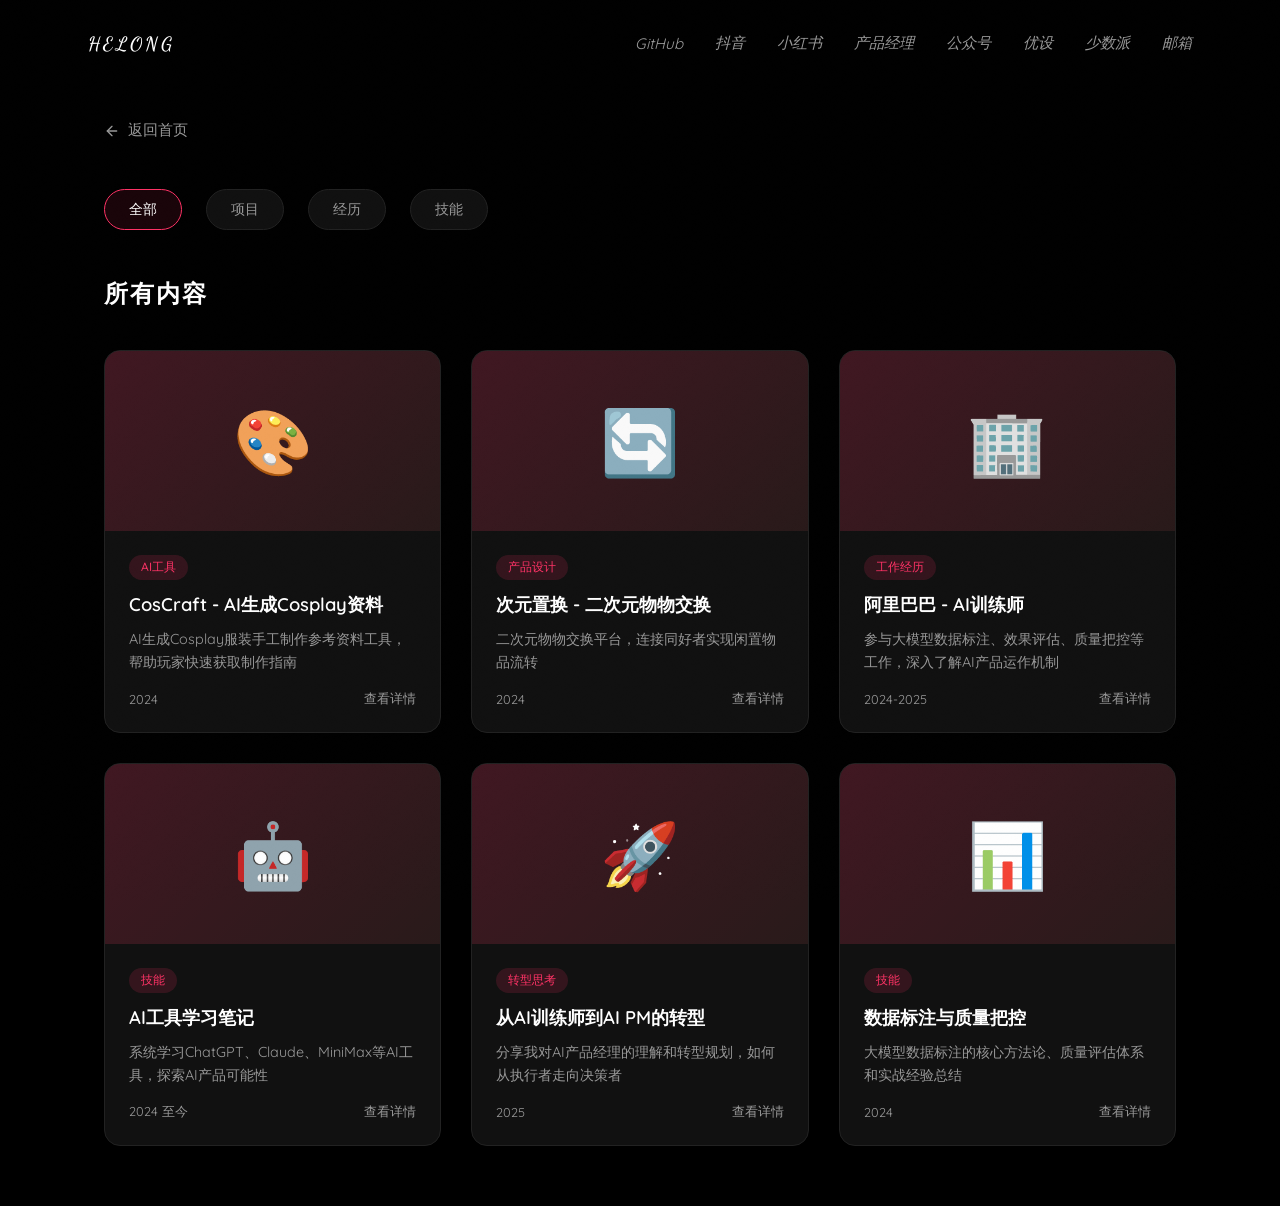
<file: personal-website/articles.html>
<!DOCTYPE html>
<html lang="zh-CN">
<head>
    <meta charset="UTF-8">
    <meta name="viewport" content="width=device-width, initial-scale=1.0">
    <title>HELONG | 内容</title>
    <link href="https://fonts.googleapis.com/css2?family=Quicksand:wght@300;400;500;600;700&display=swap" rel="stylesheet">
    <link href="https://fonts.googleapis.com/css2?family=Dancing+Script:wght@400;500;600;700&display=swap" rel="stylesheet">
    <link rel="stylesheet" href="css/styles.css">
    <style>
        .articles-page {
            min-height: 100vh;
            padding: 120px 4rem 60px;
            max-width: 1200px;
            margin: 0 auto;
        }

        .back-link {
            display: inline-flex;
            align-items: center;
            gap: 0.5rem;
            color: var(--text-secondary);
            font-size: 0.95rem;
            margin-bottom: 3rem;
            transition: color 0.2s ease;
        }

        .back-link:hover {
            color: #ffffff;
        }

        .back-link svg {
            transition: transform 0.2s ease;
        }

        .back-link:hover svg {
            transform: translateX(-3px);
        }

        .section-title {
            font-size: 1.5rem;
            font-weight: 600;
            color: var(--text-color);
            margin-bottom: 2.5rem;
            letter-spacing: 2px;
        }

        .filter-tabs {
            display: flex;
            gap: 1.5rem;
            margin-bottom: 3rem;
            flex-wrap: wrap;
        }

        .filter-tab {
            padding: 10px 24px;
            background: var(--card-bg);
            border: 1px solid var(--border-color);
            border-radius: 30px;
            color: var(--text-secondary);
            font-size: 0.9rem;
            cursor: pointer;
            transition: all 0.3s ease;
        }

        .filter-tab:hover,
        .filter-tab.active {
            border-color: var(--accent-pink);
            color: #ffffff;
            background: rgba(255, 51, 102, 0.1);
        }

        .articles-grid {
            display: grid;
            grid-template-columns: repeat(auto-fill, minmax(320px, 1fr));
            gap: 30px;
        }

        .article-card {
            background: var(--card-bg);
            border: 1px solid var(--border-color);
            border-radius: 16px;
            overflow: hidden;
            transition: all 0.3s ease;
            cursor: pointer;
        }

        .article-card:hover {
            transform: translateY(-8px);
            border-color: var(--accent-pink);
            box-shadow: 0 20px 60px rgba(255, 51, 102, 0.15);
        }

        .article-image {
            width: 100%;
            height: 180px;
            overflow: hidden;
            background: linear-gradient(135deg, rgba(255, 51, 102, 0.2), rgba(255, 107, 107, 0.1));
            display: flex;
            align-items: center;
            justify-content: center;
        }

        .article-image .emoji {
            font-size: 4rem;
        }

        .article-content {
            padding: 24px;
        }

        .article-tag {
            display: inline-block;
            padding: 4px 12px;
            background: rgba(255, 51, 102, 0.15);
            color: var(--accent-pink);
            border-radius: 15px;
            font-size: 0.75rem;
            font-weight: 500;
            margin-bottom: 12px;
        }

        .article-title {
            font-size: 1.15rem;
            font-weight: 600;
            color: var(--text-color);
            margin-bottom: 10px;
            line-height: 1.4;
        }

        .article-desc {
            color: var(--text-secondary);
            font-size: 0.9rem;
            line-height: 1.6;
            margin-bottom: 16px;
        }

        .article-meta {
            display: flex;
            justify-content: space-between;
            align-items: center;
            color: var(--text-secondary);
            font-size: 0.8rem;
        }

        .article-detail {
            display: none;
        }

        .article-detail.active {
            display: block;
        }

        .article-full-content {
            background: var(--card-bg);
            border: 1px solid var(--border-color);
            border-radius: 16px;
            padding: 40px;
            margin-top: 2rem;
        }

        .article-full-content h2 {
            font-size: 1.8rem;
            margin-bottom: 1.5rem;
            color: var(--text-color);
        }

        .article-full-content p {
            color: var(--text-secondary);
            line-height: 1.8;
            margin-bottom: 1rem;
        }

        .close-detail {
            display: inline-flex;
            align-items: center;
            gap: 0.5rem;
            margin-bottom: 1.5rem;
            padding: 8px 16px;
            background: var(--border-color);
            border-radius: 8px;
            color: var(--text-secondary);
            font-size: 0.9rem;
            cursor: pointer;
            transition: all 0.2s ease;
        }

        .close-detail:hover {
            background: var(--accent-pink);
            color: #ffffff;
        }

        @media (max-width: 768px) {
            .articles-page {
                padding: 100px 1.5rem 40px;
            }

            .articles-grid {
                grid-template-columns: 1fr;
            }
        }
    </style>
</head>
<body>
    <div class="noise"></div>
    <div class="light-effect"></div>

    <header>
        <nav>
            <div class="logo-section">
                <a href="index.html" class="logo">HELONG</a>
            </div>
            <div class="social-links">
                <a href="https://github.com/hl13544175837-coder" target="_blank" class="social-link">GitHub</a>
                <a href="https://www.douyin.com/user/self?from_tab_name=main" target="_blank" class="social-link">抖音</a>
                <a href="https://www.xiaohongshu.com/user/profile/63646de7000000001f01ad71" target="_blank" class="social-link">小红书</a>
                <a href="https://www.woshipm.com/u/1673669" target="_blank" class="social-link">产品经理</a>
                <a href="#" class="social-link">公众号</a>
                <a href="#" class="social-link">优设</a>
                <a href="#" class="social-link">少数派</a>
                <a href="mailto:1248551752@qq.com" class="social-link">邮箱</a>
            </div>
        </nav>
    </header>

    <main class="articles-page">
        <a href="index.html" class="back-link">
            <svg xmlns="http://www.w3.org/2000/svg" width="16" height="16" viewBox="0 0 24 24" fill="none" stroke="currentColor" stroke-width="2" stroke-linecap="round" stroke-linejoin="round">
                <line x1="19" y1="12" x2="5" y2="12"></line>
                <polyline points="12 19 5 12 12 5"></polyline>
            </svg>
            返回首页
        </a>

        <div class="filter-tabs">
            <div class="filter-tab active" data-filter="all">全部</div>
            <div class="filter-tab" data-filter="project">项目</div>
            <div class="filter-tab" data-filter="experience">经历</div>
            <div class="filter-tab" data-filter="skill">技能</div>
        </div>

        <h2 class="section-title">所有内容</h2>

        <div class="articles-grid" id="articlesGrid">
            <div class="article-card" data-category="project" data-detail="coscraft">
                <div class="article-image">
                    <span class="emoji">🎨</span>
                </div>
                <div class="article-content">
                    <span class="article-tag">AI工具</span>
                    <h3 class="article-title">CosCraft - AI生成Cosplay资料</h3>
                    <p class="article-desc">AI生成Cosplay服装手工制作参考资料工具，帮助玩家快速获取制作指南</p>
                    <div class="article-meta">
                        <span class="date">2024</span>
                        <span class="author">查看详情</span>
                    </div>
                </div>
            </div>

            <div class="article-card" data-category="project" data-detail="ciyuan">
                <div class="article-image">
                    <span class="emoji">🔄</span>
                </div>
                <div class="article-content">
                    <span class="article-tag">产品设计</span>
                    <h3 class="article-title">次元置换 - 二次元物物交换</h3>
                    <p class="article-desc">二次元物物交换平台，连接同好者实现闲置物品流转</p>
                    <div class="article-meta">
                        <span class="date">2024</span>
                        <span class="author">查看详情</span>
                    </div>
                </div>
            </div>

            <div class="article-card" data-category="experience" data-detail="alibaba">
                <div class="article-image">
                    <span class="emoji">🏢</span>
                </div>
                <div class="article-content">
                    <span class="article-tag">工作经历</span>
                    <h3 class="article-title">阿里巴巴 - AI训练师</h3>
                    <p class="article-desc">参与大模型数据标注、效果评估、质量把控等工作，深入了解AI产品运作机制</p>
                    <div class="article-meta">
                        <span class="date">2024-2025</span>
                        <span class="author">查看详情</span>
                    </div>
                </div>
            </div>

            <div class="article-card" data-category="skill" data-detail="ai-tools">
                <div class="article-image">
                    <span class="emoji">🤖</span>
                </div>
                <div class="article-content">
                    <span class="article-tag">技能</span>
                    <h3 class="article-title">AI工具学习笔记</h3>
                    <p class="article-desc">系统学习ChatGPT、Claude、MiniMax等AI工具，探索AI产品可能性</p>
                    <div class="article-meta">
                        <span class="date">2024 至今</span>
                        <span class="author">查看详情</span>
                    </div>
                </div>
            </div>

            <div class="article-card" data-category="experience" data-detail="pm转型">
                <div class="article-image">
                    <span class="emoji">🚀</span>
                </div>
                <div class="article-content">
                    <span class="article-tag">转型思考</span>
                    <h3 class="article-title">从AI训练师到AI PM的转型</h3>
                    <p class="article-desc">分享我对AI产品经理的理解和转型规划，如何从执行者走向决策者</p>
                    <div class="article-meta">
                        <span class="date">2025</span>
                        <span class="author">查看详情</span>
                    </div>
                </div>
            </div>

            <div class="article-card" data-category="skill" data-detail="数据标注">
                <div class="article-image">
                    <span class="emoji">📊</span>
                </div>
                <div class="article-content">
                    <span class="article-tag">技能</span>
                    <h3 class="article-title">数据标注与质量把控</h3>
                    <p class="article-desc">大模型数据标注的核心方法论、质量评估体系和实战经验总结</p>
                    <div class="article-meta">
                        <span class="date">2024</span>
                        <span class="author">查看详情</span>
                    </div>
                </div>
            </div>
        </div>

        <div class="article-detail" id="articleDetail">
            <button class="close-detail" onclick="closeDetail()">
                <svg xmlns="http://www.w3.org/2000/svg" width="16" height="16" viewBox="0 0 24 24" fill="none" stroke="currentColor" stroke-width="2" stroke-linecap="round" stroke-linejoin="round">
                    <line x1="19" y1="12" x2="5" y2="12"></line>
                    <polyline points="12 19 5 12 12 5"></polyline>
                </svg>
                返回列表
            </button>
            <div class="article-full-content" id="detailContent">
            </div>
        </div>
    </main>

    <script src="js/light-effect.js"></script>
    <script>
        const articleDetails = {
            coscraft: {
                title: 'CosCraft - AI生成Cosplay资料工具',
                content: `
                    <p><strong>项目介绍</strong></p>
                    <p>CosCraft是一款AI生成Cosplay服装手工制作参考资料的工具。它帮助Cosplay爱好者快速获取服装制作指南、材料清单和制作步骤。</p>
                    <p><strong>我的职责</strong></p>
                    <p>作为产品设计者，我负责需求分析、用户调研和产品功能设计。通过与AI训练师合作，优化生成效果。</p>
                    <p><strong>技术栈</strong></p>
                    <p>基于GPT-4V和Stable Diffusion实现服装图像生成，结合LoRA模型实现特定风格定制。</p>
                    <p><strong>学到的产品思维</strong></p>
                    <p>通过这个项目，我学会了如何将AI能力转化为用户可感知的产品价值，这是我从AI训练师向AI PM转型的重要实践。</p>
                `
            },
            ciyuan: {
                title: '次元置换 - 二次元物物交换平台',
                content: `
                    <p><strong>项目背景</strong></p>
                    <p>二次元爱好者群体庞大，闲置物品流转需求强烈，但缺乏专业的交换平台。</p>
                    <p><strong>解决方案</strong></p>
                    <p>打造一个安全、便捷的物物交换平台，支持手办、服饰、周边等物品的交换。</p>
                    <p><strong>核心功能</strong></p>
                    <p>物品发布、智能匹配、交换信用体系、交易保障等。</p>
                    <p><strong>产品思考</strong></p>
                    <p>这个项目让我深入思考如何用产品设计解决信任问题和匹配效率问题。</p>
                `
            },
            alibaba: {
                title: '阿里巴巴AI训练师经历',
                content: `
                    <p><strong>工作内容</strong></p>
                    <p>在阿里巴巴担任AI训练师，主要负责大模型数据标注、效果评估和质量把控工作。</p>
                    <p><strong>核心能力</strong></p>
                    <p>• 熟练掌握数据标注规范和质量评估标准<br>• 能够快速识别模型输出质量问题并提出优化建议<br>• 与算法团队紧密协作，推动模型效果提升</p>
                    <p><strong>收获与成长</strong></p>
                    <p>通过这份工作，我深入了解了AI产品的运作机制，培养了对AI产品的感觉，这成为我转型AI PM的重要基础。</p>
                `
            },
            'ai-tools': {
                title: 'AI工具学习笔记',
                content: `
                    <p><strong>学习历程</strong></p>
                    <p>系统学习ChatGPT、Claude、MiniMax等主流AI工具，深入了解它们的能力边界和应用场景。</p>
                    <p><strong>工具熟练度</strong></p>
                    <p>• ChatGPT: 日常对话、代码辅助、文案创作<br>• Claude: 长文本分析、逻辑推理、创意写作<br>• Midjourney: 图像生成、风格探索<br>• Stable Diffusion: 本地部署、自定义模型</p>
                    <p><strong>产品思考</strong></p>
                    <p>学习AI工具不仅是掌握操作技巧，更重要的是理解AI的能力边界和局限性，这为产品设计提供重要参考。</p>
                `
            },
            'pm转型': {
                title: '从AI训练师到AI PM的转型规划',
                content: `
                    <p><strong>转型动机</strong></p>
                    <p>在阿里巴巴做AI训练师期间，我发现自己不仅关注模型效果，更关注如何让AI技术被更多人用起来、产生价值。这促使我开始思考产品方向。</p>
                    <p><strong>能力储备</strong></p>
                    <p>• AI技术理解：深入了解大模型原理、数据标注和质量评估<br>• 产品思维：通过CosCraft和次元置换项目积累产品设计经验<br>• 用户视角：从训练师视角转向用户视角，理解用户真实需求</p>
                    <p><strong>未来规划</strong></p>
                    <p>希望在AI产品领域深耕，做出让用户真正受益的AI产品。</p>
                `
            },
            '数据标注': {
                title: '数据标注与质量把控方法论',
                content: `
                    <p><strong>标注规范制定</strong></p>
                    <p>根据不同任务类型制定详细的标注规范，确保标注结果的一致性和准确性。</p>
                    <p><strong>质量评估体系</strong></p>
                    <p>建立多维度质量评估体系，包括准确率、召回率、一致性等指标。</p>
                    <p><strong>实战经验</strong></p>
                    <p>• 积累了大量NLP和CV任务的标注经验<br>• 擅长发现数据中的边界case并针对性优化<br>• 能够快速定位质量问题根因</p>
                    <p><strong>可迁移能力</strong></p>
                    <p>这些经验对于AI PM理解AI产品能力边界、设计合理的产品方案非常有价值。</p>
                `
            }
        };

        let currentFilter = 'all';

        document.querySelectorAll('.filter-tab').forEach(tab => {
            tab.addEventListener('click', () => {
                document.querySelectorAll('.filter-tab').forEach(t => t.classList.remove('active'));
                tab.classList.add('active');
                currentFilter = tab.dataset.filter;
                filterArticles();
            });
        });

        function filterArticles() {
            document.querySelectorAll('.article-card').forEach(card => {
                if (currentFilter === 'all' || card.dataset.category === currentFilter) {
                    card.style.display = 'block';
                } else {
                    card.style.display = 'none';
                }
            });
        }

        document.querySelectorAll('.article-card').forEach(card => {
            card.addEventListener('click', () => {
                const detailKey = card.dataset.detail;
                const detail = articleDetails[detailKey];
                if (detail) {
                    document.getElementById('detailContent').innerHTML = `
                        <h2>${detail.title}</h2>
                        ${detail.content}
                    `;
                    document.getElementById('articleDetail').classList.add('active');
                    document.getElementById('articlesGrid').style.display = 'none';
                    document.querySelector('.section-title').style.display = 'none';
                    document.querySelector('.filter-tabs').style.display = 'none';
                    window.scrollTo(0, 0);
                }
            });
        });

        function closeDetail() {
            document.getElementById('articleDetail').classList.remove('active');
            document.getElementById('articlesGrid').style.display = 'grid';
            document.querySelector('.section-title').style.display = 'block';
            document.querySelector('.filter-tabs').style.display = 'flex';
        }
    </script>
</body>
</html>
</file>
<file: css/styles.css>
:root {
    --background-color: #000000;
    --text-color: #FFFFFF;
    --text-secondary: #999999;
    --accent-pink: #FF3366;
    --accent-coral: #FF6B6B;
    --accent-orange: #FFA07A;
    --card-bg: #111111;
    --border-color: #222222;
}

* {
    margin: 0;
    padding: 0;
    box-sizing: border-box;
}

body {
    font-family: 'Quicksand', -apple-system, BlinkMacSystemFont, 'SF Pro Display', 'Segoe UI', Roboto, sans-serif;
    background-color: var(--background-color);
    color: var(--text-color);
    min-height: 100vh;
    position: relative;
    overflow-x: hidden;
}

a {
    text-decoration: none;
    color: inherit;
    cursor: pointer;
}

button, .btn, .contact-card, .project-card, .social-link {
    cursor: pointer;
}

/* 噪点效果 */
.noise {
    position: fixed;
    top: 0;
    left: 0;
    width: 100%;
    height: 100%;
    background: url('[data-uri]');
    opacity: 0.03;
    pointer-events: none;
    z-index: 1000;
}

/* 光效跟随鼠标 */
.light-effect {
    position: fixed;
    top: 0;
    left: 0;
    width: 100%;
    height: 100%;
    pointer-events: none;
    z-index: -1;
    opacity: 0.9;
    transition: opacity 0.15s ease;
    will-change: background;
    mix-blend-mode: screen;
}

/* 导航栏 */
header {
    position: fixed;
    top: 0;
    left: 0;
    width: 100%;
    z-index: 100;
    padding: 2rem 0;
}

nav {
    max-width: 1200px;
    width: 100%;
    margin: 0 auto;
    display: flex;
    justify-content: space-between;
    align-items: center;
    padding: 0 3rem;
    box-sizing: border-box;
}

.logo-section {
    display: flex;
    align-items: center;
}

.logo {
    font-size: 1.2rem;
    font-weight: 600;
    color: var(--text-color);
    letter-spacing: 3px;
    font-family: 'Dancing Script', cursive;
}

.social-links {
    display: flex;
    align-items: center;
    gap: 2rem;
}

.social-link {
    font-size: 0.95rem;
    font-style: italic;
    color: var(--text-secondary);
    transition: color 0.2s ease;
}

.social-link:hover {
    color: #ffffff;
}

/* Hero区域 */
.hero {
    height: 100vh;
    display: flex;
    flex-direction: column;
    justify-content: center;
    align-items: center;
    position: relative;
    padding-top: 80px;
    perspective: 1100px;
    transform-style: preserve-3d;
    --pointer-x: 0px;
    --pointer-y: 0px;
    --rotate-x: 0deg;
    --rotate-y: 0deg;
    --glow-x: 50%;
    --glow-y: 42%;
}

.hero::before,
.hero::after {
    content: '';
    position: absolute;
    pointer-events: none;
}

.hero::before {
    inset: 10% 16%;
    background: radial-gradient(circle at var(--glow-x) var(--glow-y), rgba(255, 51, 102, 0.32), rgba(255, 107, 107, 0.14) 18%, rgba(255, 160, 122, 0.08) 34%, transparent 62%);
    filter: blur(62px);
    opacity: 1;
    transform: translate3d(calc(var(--pointer-x) * 0.07), calc(var(--pointer-y) * 0.07), 0) scale(1.08);
    transition: opacity 0.3s ease;
}

.hero::after {
    width: 280px;
    height: 280px;
    top: calc(var(--glow-y) - 140px);
    left: calc(var(--glow-x) - 140px);
    background: radial-gradient(circle, rgba(255, 255, 255, 0.2), rgba(255, 255, 255, 0.05) 36%, transparent 70%);
    filter: blur(22px);
    opacity: 0.8;
    transform: translate3d(calc(var(--pointer-x) * -0.1), calc(var(--pointer-y) * -0.1), 0);
}

.hero-title {
    position: relative;
    width: 90vw;
    max-width: 1000px;
    transform: rotateX(var(--rotate-x)) rotateY(var(--rotate-y)) translate3d(calc(var(--pointer-x) * 0.06), calc(var(--pointer-y) * 0.06), 0);
    transform-style: preserve-3d;
    filter: drop-shadow(0 14px 42px rgba(255, 51, 102, 0.18));
    transition: transform 0.14s ease-out, filter 0.2s ease-out;
}

.avatar-container {
    margin-bottom: 2rem;
    transform: translate3d(calc(var(--pointer-x) * -0.1), calc(var(--pointer-y) * -0.1), 68px);
    transition: transform 0.14s ease-out;
}

.avatar {
    width: 120px;
    height: 120px;
    border-radius: 50%;
    object-fit: cover;
    border: 3px solid var(--accent-pink);
    box-shadow: 0 0 38px rgba(255, 51, 102, 0.48), 0 0 82px rgba(255, 107, 107, 0.24);
}

.title-container {
    display: flex;
    justify-content: center;
    align-items: center;
    gap: 8px;
    transform: scale(1.58);
    margin: 60px 0;
    transform-style: preserve-3d;
    will-change: transform;
}

.letter {
    transition: transform 0.3s cubic-bezier(0.4, 0, 0.2, 1);
    cursor: pointer;
    height: 100px;
    width: auto;
}

.letter text {
    font-size: 100px;
    font-weight: bold;
    stroke-width: 2;
    fill: none;
    stroke: #FF3366;
    font-family: 'Dancing Script', cursive;
    letter-spacing: -2px;
    paint-order: stroke;
    stroke-linecap: round;
    stroke-linejoin: round;
    animation: rainbow 3s linear infinite;
    filter: drop-shadow(0 0 18px rgba(255, 51, 102, 0.4));
}

.letter:nth-child(1) text { animation-delay: 0s; }
.letter:nth-child(2) text { animation-delay: 0.5s; }
.letter:nth-child(3) text { animation-delay: 1s; }
.letter:nth-child(4) text { animation-delay: 1.5s; }
.letter:nth-child(5) text { animation-delay: 2s; }
.letter:nth-child(6) text { animation-delay: 2.5s; }

@keyframes rainbow {
    0% { stroke: #FF3366; filter: drop-shadow(0 0 10px #FF3366); }
    17% { stroke: #FF6B6B; filter: drop-shadow(0 0 10px #FF6B6B); }
    33% { stroke: #FFA07A; filter: drop-shadow(0 0 10px #FFA07A); }
    50% { stroke: #FF69B4; filter: drop-shadow(0 0 10px #FF69B4); }
    67% { stroke: #DA70D6; filter: drop-shadow(0 0 10px #DA70D6); }
    83% { stroke: #9370DB; filter: drop-shadow(0 0 10px #9370DB); }
    100% { stroke: #FF3366; filter: drop-shadow(0 0 10px #FF3366); }
}

.letter:hover {
    transform: translateY(-8px) rotate(-5deg);
}

.subtitle {
    font-size: 1.1rem;
    color: var(--text-secondary);
    margin-top: 1rem;
    letter-spacing: 1px;
    transform: translate3d(calc(var(--pointer-x) * 0.05), calc(var(--pointer-y) * 0.05), 38px);
    text-shadow: 0 0 22px rgba(255, 107, 107, 0.18);
    transition: transform 0.14s ease-out, text-shadow 0.2s ease-out;
}

.cta-button {
    display: inline-flex;
    align-items: center;
    gap: 0.5rem;
    margin-top: 3rem;
    padding: 0.75rem 1.5rem;
    color: var(--text-secondary);
    font-size: 1rem;
    font-weight: 500;
    transition: all 0.2s ease;
    border-bottom: 1px solid var(--text-secondary);
    transform: translate3d(calc(var(--pointer-x) * 0.08), calc(var(--pointer-y) * 0.08), 52px);
    box-shadow: 0 0 0 rgba(255, 51, 102, 0);
}

.cta-button:hover {
    color: #ffffff;
    border-bottom-color: transparent;
    box-shadow: 0 16px 42px rgba(255, 51, 102, 0.3);
}

.cta-button svg {
    transition: transform 0.2s ease;
}

.cta-button:hover svg {
    transform: translateX(5px);
}

/* 内容区块 */
.content-section {
    max-width: 900px;
    margin: 0 auto;
    padding: 100px 2rem;
}

.content-section h2 {
    font-size: 1.5rem;
    font-weight: 600;
    margin-bottom: 3rem;
    color: var(--text-color);
    letter-spacing: 2px;
}

.about-content p {
    color: var(--text-secondary);
    font-size: 1.05rem;
    line-height: 1.8;
    margin-bottom: 1.5rem;
}

/* 时间线 */
.timeline {
    position: relative;
    padding-left: 30px;
}

.timeline::before {
    content: '';
    position: absolute;
    left: 0;
    top: 0;
    bottom: 0;
    width: 1px;
    background: var(--border-color);
}

.timeline-item {
    position: relative;
    margin-bottom: 3rem;
}

.timeline-marker {
    position: absolute;
    left: -35px;
    top: 5px;
    width: 10px;
    height: 10px;
    border-radius: 50%;
    background: var(--accent-pink);
    box-shadow: 0 0 15px var(--accent-pink);
}

.timeline-content {
    background: var(--card-bg);
    border: 1px solid var(--border-color);
    border-radius: 12px;
    padding: 24px;
    transition: all 0.3s ease;
}

.timeline-content:hover {
    border-color: var(--accent-pink);
    transform: translateX(5px);
}

.timeline-content h3 {
    font-size: 1.1rem;
    font-weight: 600;
    margin-bottom: 8px;
}

.timeline-date {
    color: var(--accent-coral);
    font-size: 0.85rem;
    font-weight: 500;
}

.timeline-content p {
    color: var(--text-secondary);
    margin-top: 12px;
    font-size: 0.95rem;
    line-height: 1.6;
}

/* 项目卡片 */
.projects-grid {
    display: grid;
    grid-template-columns: repeat(auto-fit, minmax(280px, 1fr));
    gap: 24px;
}

.project-card {
    background: var(--card-bg);
    border: 1px solid var(--border-color);
    border-radius: 16px;
    padding: 32px;
    transition: all 0.3s ease;
}

.project-card:hover {
    transform: translateY(-5px);
    border-color: var(--accent-pink);
    box-shadow: 0 10px 40px rgba(255, 51, 102, 0.15);
}

.project-card h3 {
    font-size: 1.3rem;
    font-weight: 600;
    margin-bottom: 12px;
}

.project-card p {
    color: var(--text-secondary);
    font-size: 0.95rem;
    line-height: 1.6;
    margin-bottom: 16px;
}

.project-tag {
    display: inline-block;
    padding: 6px 14px;
    background: rgba(255, 51, 102, 0.1);
    color: var(--accent-pink);
    border-radius: 20px;
    font-size: 0.8rem;
    font-weight: 500;
}

/* 联系方式卡片 */
.contact-cards {
    display: grid;
    grid-template-columns: repeat(auto-fit, minmax(250px, 1fr));
    gap: 20px;
}

.contact-card {
    background: var(--card-bg);
    border: 1px solid var(--border-color);
    border-radius: 12px;
    padding: 28px;
    display: flex;
    flex-direction: column;
    gap: 8px;
    transition: all 0.3s ease;
}

.contact-card:hover {
    border-color: var(--accent-pink);
    transform: translateY(-3px);
}

.contact-label {
    color: var(--text-secondary);
    font-size: 0.85rem;
    text-transform: uppercase;
    letter-spacing: 1px;
}

.contact-value {
    color: var(--text-color);
    font-size: 1.1rem;
    font-weight: 500;
}

.copy-hint {
    font-size: 0.75rem;
    color: var(--text-secondary);
    margin-left: 8px;
    opacity: 0.7;
}

#wechatCard {
    cursor: pointer;
}

/* Toast提示 */
.toast {
    position: fixed;
    bottom: 30px;
    left: 50%;
    transform: translateX(-50%) translateY(100px);
    background: var(--accent-pink);
    color: white;
    padding: 12px 24px;
    border-radius: 30px;
    font-size: 0.9rem;
    z-index: 1000;
    opacity: 0;
    transition: all 0.3s ease;
}

.toast.show {
    transform: translateX(-50%) translateY(0);
    opacity: 1;
}

/* 页脚 */
footer {
    text-align: center;
    padding: 60px 2rem;
    color: var(--text-secondary);
    font-size: 0.9rem;
}

/* 响应式 */
@media (max-width: 768px) {
    nav {
        padding: 0 1.5rem;
    }
    
    .social-links {
        gap: 1rem;
    }
    
    .social-link {
        font-size: 0.85rem;
    }
    
    .title-container {
        transform: scale(1.1);
        gap: 4px;
    }
    
    .letter text {
        font-size: 70px;
    }
    
    .content-section {
        padding: 60px 1.5rem;
    }

    .hero,
    .hero-title,
    .avatar-container,
    .subtitle,
    .cta-button,
    .hero::before,
    .hero::after {
        transform: none;
    }
}

@media (prefers-reduced-motion: reduce) {
    .hero::before,
    .hero::after,
    .hero-title,
    .avatar-container,
    .subtitle,
    .cta-button {
        transition: none;
        transform: none;
    }
}
</file>
<file: personal-website/css/styles.css>
:root {
    --background-color: #000000;
    --text-color: #FFFFFF;
    --text-secondary: #999999;
    --accent-pink: #FF3366;
    --accent-coral: #FF6B6B;
    --accent-orange: #FFA07A;
    --card-bg: #111111;
    --border-color: #222222;
}

* {
    margin: 0;
    padding: 0;
    box-sizing: border-box;
}

body {
    font-family: 'Quicksand', -apple-system, BlinkMacSystemFont, 'SF Pro Display', 'Segoe UI', Roboto, sans-serif;
    background-color: var(--background-color);
    color: var(--text-color);
    min-height: 100vh;
    position: relative;
    overflow-x: hidden;
}

a {
    text-decoration: none;
    color: inherit;
    cursor: pointer;
}

button, .btn, .contact-card, .project-card, .social-link {
    cursor: pointer;
}

/* 噪点效果 */
.noise {
    position: fixed;
    top: 0;
    left: 0;
    width: 100%;
    height: 100%;
    background: url('[data-uri]');
    opacity: 0.03;
    pointer-events: none;
    z-index: 1000;
}

/* 光效跟随鼠标 */
.light-effect {
    position: fixed;
    top: 0;
    left: 0;
    width: 100%;
    height: 100%;
    pointer-events: none;
    z-index: -1;
    opacity: 0.7;
    transition: opacity 0.15s ease;
    will-change: background;
}

/* 导航栏 */
header {
    position: fixed;
    top: 0;
    left: 0;
    width: 100%;
    z-index: 100;
    padding: 2rem 0;
}

nav {
    max-width: 1200px;
    width: 100%;
    margin: 0 auto;
    display: flex;
    justify-content: space-between;
    align-items: center;
    padding: 0 3rem;
    box-sizing: border-box;
}

.logo-section {
    display: flex;
    align-items: center;
}

.logo {
    font-size: 1.2rem;
    font-weight: 600;
    color: var(--text-color);
    letter-spacing: 3px;
    font-family: 'Dancing Script', cursive;
}

.social-links {
    display: flex;
    align-items: center;
    gap: 2rem;
}

.social-link {
    font-size: 0.95rem;
    font-style: italic;
    color: var(--text-secondary);
    transition: color 0.2s ease;
}

.social-link:hover {
    color: #ffffff;
}

/* Hero区域 */
.hero {
    height: 100vh;
    display: flex;
    flex-direction: column;
    justify-content: center;
    align-items: center;
    position: relative;
    padding-top: 80px;
}

.hero-title {
    position: relative;
    width: 90vw;
    max-width: 1000px;
}

.avatar-container {
    margin-bottom: 2rem;
}

.avatar {
    width: 120px;
    height: 120px;
    border-radius: 50%;
    object-fit: cover;
    border: 3px solid var(--accent-pink);
    box-shadow: 0 0 30px rgba(255, 51, 102, 0.3);
}

.title-container {
    display: flex;
    justify-content: center;
    align-items: center;
    gap: 8px;
    transform: scale(1.5);
    margin: 60px 0;
}

.letter {
    transition: transform 0.3s cubic-bezier(0.4, 0, 0.2, 1);
    cursor: pointer;
    height: 100px;
    width: auto;
}

.letter text {
    font-size: 100px;
    font-weight: bold;
    stroke-width: 1;
    fill: none;
    stroke: url(#gradient1);
    font-family: 'Dancing Script', cursive;
    letter-spacing: -2px;
    paint-order: stroke;
    stroke-linecap: round;
    stroke-linejoin: round;
}

.letter:hover {
    transform: translateY(-8px) rotate(-5deg);
}

.gradient-stop-1 { stop-color: #FF3366; }
.gradient-stop-2 { stop-color: #FF6B6B; }
.gradient-stop-3 { stop-color: #FFA07A; }

.subtitle {
    font-size: 1.1rem;
    color: var(--text-secondary);
    margin-top: 1rem;
    letter-spacing: 1px;
}

.cta-button {
    display: inline-flex;
    align-items: center;
    gap: 0.5rem;
    margin-top: 3rem;
    padding: 0.75rem 1.5rem;
    color: var(--text-secondary);
    font-size: 1rem;
    font-weight: 500;
    transition: all 0.2s ease;
    border-bottom: 1px solid var(--text-secondary);
}

.cta-button:hover {
    color: #ffffff;
    border-bottom-color: transparent;
}

.cta-button svg {
    transition: transform 0.2s ease;
}

.cta-button:hover svg {
    transform: translateX(5px);
}

/* 内容区块 */
.content-section {
    max-width: 900px;
    margin: 0 auto;
    padding: 100px 2rem;
}

.content-section h2 {
    font-size: 1.5rem;
    font-weight: 600;
    margin-bottom: 3rem;
    color: var(--text-color);
    letter-spacing: 2px;
}

.about-content p {
    color: var(--text-secondary);
    font-size: 1.05rem;
    line-height: 1.8;
    margin-bottom: 1.5rem;
}

/* 时间线 */
.timeline {
    position: relative;
    padding-left: 30px;
}

.timeline::before {
    content: '';
    position: absolute;
    left: 0;
    top: 0;
    bottom: 0;
    width: 1px;
    background: var(--border-color);
}

.timeline-item {
    position: relative;
    margin-bottom: 3rem;
}

.timeline-marker {
    position: absolute;
    left: -35px;
    top: 5px;
    width: 10px;
    height: 10px;
    border-radius: 50%;
    background: var(--accent-pink);
    box-shadow: 0 0 15px var(--accent-pink);
}

.timeline-content {
    background: var(--card-bg);
    border: 1px solid var(--border-color);
    border-radius: 12px;
    padding: 24px;
    transition: all 0.3s ease;
}

.timeline-content:hover {
    border-color: var(--accent-pink);
    transform: translateX(5px);
}

.timeline-content h3 {
    font-size: 1.1rem;
    font-weight: 600;
    margin-bottom: 8px;
}

.timeline-date {
    color: var(--accent-coral);
    font-size: 0.85rem;
    font-weight: 500;
}

.timeline-content p {
    color: var(--text-secondary);
    margin-top: 12px;
    font-size: 0.95rem;
    line-height: 1.6;
}

/* 项目卡片 */
.projects-grid {
    display: grid;
    grid-template-columns: repeat(auto-fit, minmax(280px, 1fr));
    gap: 24px;
}

.project-card {
    background: var(--card-bg);
    border: 1px solid var(--border-color);
    border-radius: 16px;
    padding: 32px;
    transition: all 0.3s ease;
}

.project-card:hover {
    transform: translateY(-5px);
    border-color: var(--accent-pink);
    box-shadow: 0 10px 40px rgba(255, 51, 102, 0.15);
}

.project-card h3 {
    font-size: 1.3rem;
    font-weight: 600;
    margin-bottom: 12px;
}

.project-card p {
    color: var(--text-secondary);
    font-size: 0.95rem;
    line-height: 1.6;
    margin-bottom: 16px;
}

.project-tag {
    display: inline-block;
    padding: 6px 14px;
    background: rgba(255, 51, 102, 0.1);
    color: var(--accent-pink);
    border-radius: 20px;
    font-size: 0.8rem;
    font-weight: 500;
}

/* 联系方式卡片 */
.contact-cards {
    display: grid;
    grid-template-columns: repeat(auto-fit, minmax(250px, 1fr));
    gap: 20px;
}

.contact-card {
    background: var(--card-bg);
    border: 1px solid var(--border-color);
    border-radius: 12px;
    padding: 28px;
    display: flex;
    flex-direction: column;
    gap: 8px;
    transition: all 0.3s ease;
}

.contact-card:hover {
    border-color: var(--accent-pink);
    transform: translateY(-3px);
}

.contact-label {
    color: var(--text-secondary);
    font-size: 0.85rem;
    text-transform: uppercase;
    letter-spacing: 1px;
}

.contact-value {
    color: var(--text-color);
    font-size: 1.1rem;
    font-weight: 500;
}

.copy-hint {
    font-size: 0.75rem;
    color: var(--text-secondary);
    margin-left: 8px;
    opacity: 0.7;
}

#wechatCard {
    cursor: pointer;
}

/* Toast提示 */
.toast {
    position: fixed;
    bottom: 30px;
    left: 50%;
    transform: translateX(-50%) translateY(100px);
    background: var(--accent-pink);
    color: white;
    padding: 12px 24px;
    border-radius: 30px;
    font-size: 0.9rem;
    z-index: 1000;
    opacity: 0;
    transition: all 0.3s ease;
}

.toast.show {
    transform: translateX(-50%) translateY(0);
    opacity: 1;
}

/* 页脚 */
footer {
    text-align: center;
    padding: 60px 2rem;
    color: var(--text-secondary);
    font-size: 0.9rem;
}

/* 响应式 */
@media (max-width: 768px) {
    nav {
        padding: 0 1.5rem;
    }
    
    .social-links {
        gap: 1rem;
    }
    
    .social-link {
        font-size: 0.85rem;
    }
    
    .title-container {
        transform: scale(1.1);
        gap: 4px;
    }
    
    .letter text {
        font-size: 70px;
    }
    
    .content-section {
        padding: 60px 1.5rem;
    }
}
</file>
